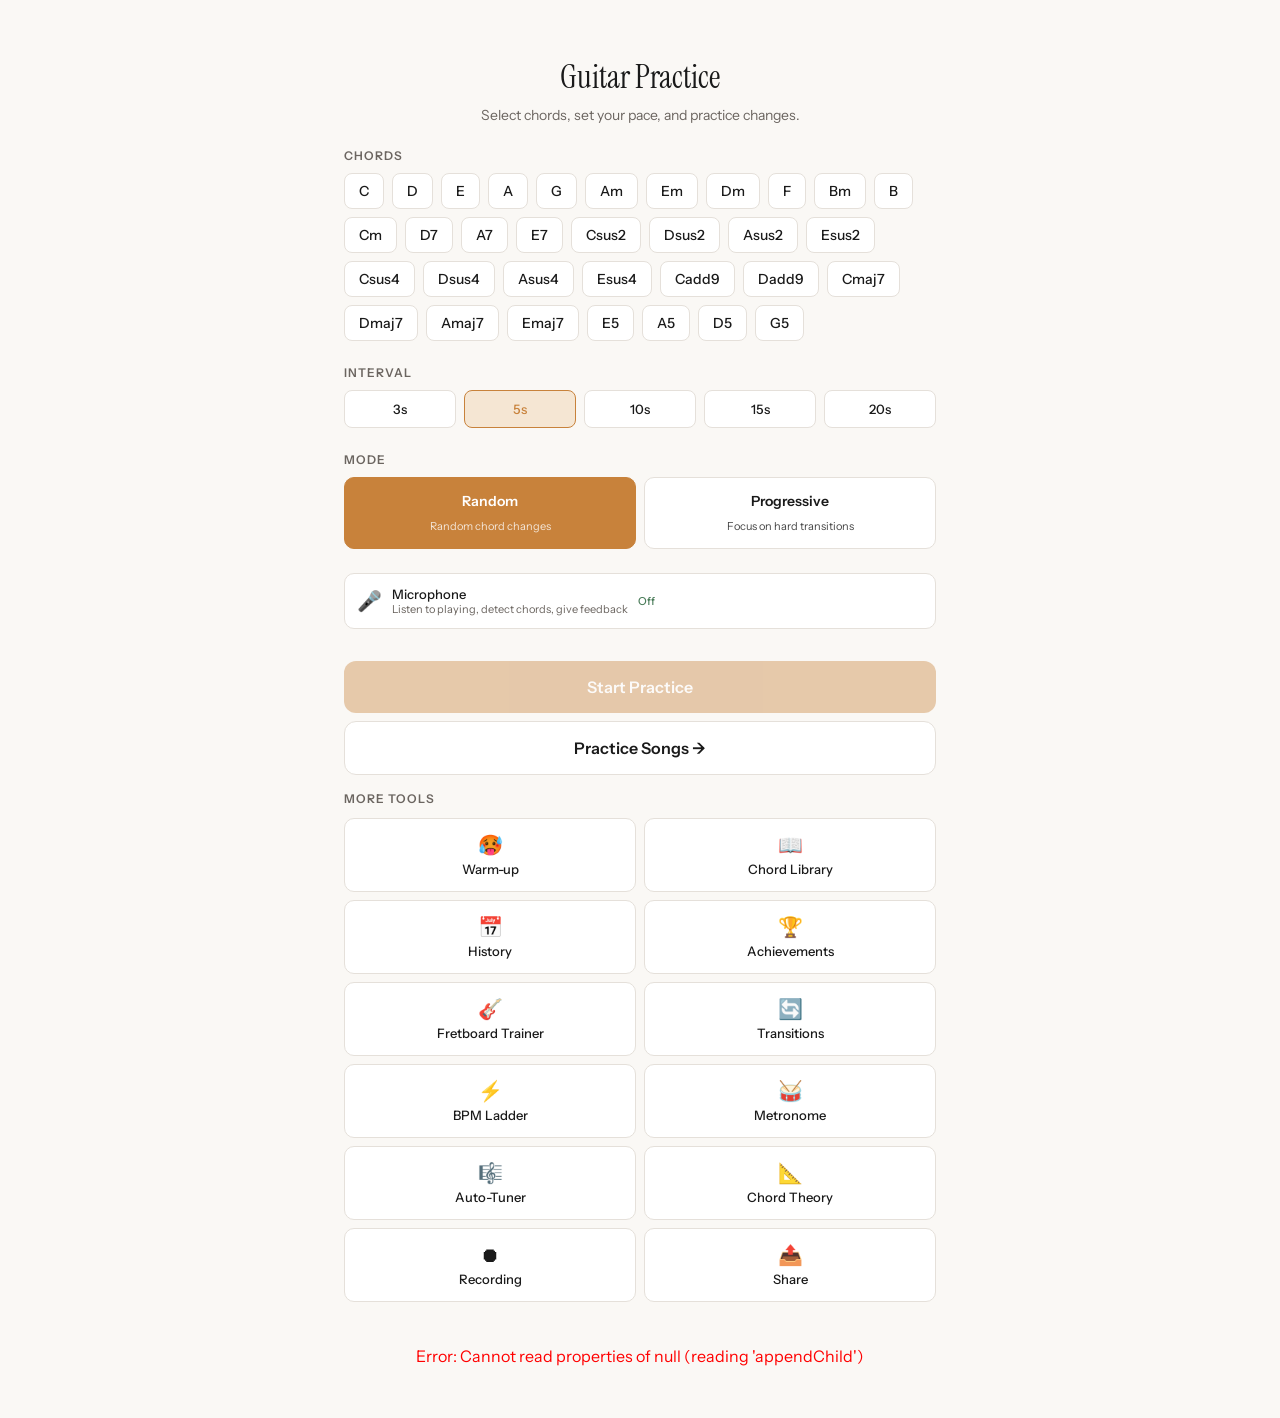
<file: index.html>
<!DOCTYPE html>
<html lang="en">
<head>
<meta charset="UTF-8">
<meta name="viewport" content="width=device-width, initial-scale=1.0">
<title>Guitar Practice</title>
<link rel="preconnect" href="https://fonts.googleapis.com">
<link rel="preconnect" href="https://fonts.gstatic.com" crossorigin>
<link href="https://fonts.googleapis.com/css2?family=Geist+Mono:wght@400;500;600&family=Instrument+Sans:wght@400;500;600&family=Instrument+Serif&display=swap" rel="stylesheet">
<link rel="stylesheet" href="css/style.css">
</head>
<body>

<!-- Mic Permission Overlay -->
<div class="mic-overlay" id="mic-overlay">
  <div class="mic-overlay-title">Enable Microphone</div>
  <div class="mic-overlay-desc">
    Listen to your playing to detect chords, track timing, and give you personalized feedback.<br>
    <strong>Tip:</strong> Find a quiet space for the best results.
  </div>
  <div class="mic-overlay-tip">Tip: Find a quiet space for the best results.</div>
  <button class="mic-allow-btn" id="mic-allow-btn" onclick="allowMic()">Allow Microphone</button>
  <button class="mic-skip-btn" id="mic-skip-btn" onclick="skipMic()">Skip for now</button>
  <div class="mic-error" id="mic-error">Couldn't access microphone. Check browser permissions.</div>
</div>

<!-- ==================== SETUP SCREEN ==================== -->
<div class="screen active" id="setup-screen">
  <div class="setup-title">Guitar Practice</div>
  <div class="setup-subtitle">Select chords, set your pace, and practice changes.</div>

  <div class="section-label">Chords</div>
  <div class="chord-grid" id="chord-grid"></div>

  <div class="section-label">Interval</div>
  <div class="setting-row" id="interval-row"></div>

  <div class="section-label">Mode</div>
  <div class="mode-toggle" id="mode-toggle"></div>

  <div class="mic-toggle" id="mic-toggle">
    <span class="mic-icon">🎤</span>
    <div>
      <div class="mic-label">Microphone</div>
      <div class="mic-desc">Listen to playing, detect chords, give feedback</div>
    </div>
    <div class="mic-status" id="mic-status">Off</div>
  </div>

  <button class="start-btn" id="start-btn" disabled>Start Practice</button>
  <button class="start-btn" id="go-songs-btn" style="margin-top:8px;background:var(--surface);color:var(--text);border:1.5px solid #E5E0DA;">Practice Songs →</button>

  <div class="nav-hub">
    <div class="nav-hub-title">More Tools</div>
    <div class="nav-grid">
      <div class="nav-card" onclick="showWarmup()">
        <div class="nav-card-icon">🥵</div>
        <div class="nav-card-name">Warm-up</div>
      </div>
      <div class="nav-card" onclick="showLibrary()">
        <div class="nav-card-icon">📖</div>
        <div class="nav-card-name">Chord Library</div>
      </div>
      <div class="nav-card" onclick="showHistory()">
        <div class="nav-card-icon">📅</div>
        <div class="nav-card-name">History</div>
      </div>
      <div class="nav-card" onclick="showAchievements()">
        <div class="nav-card-icon">🏆</div>
        <div class="nav-card-name">Achievements</div>
      </div>
      <div class="nav-card" onclick="showFretboardTrainer()">
        <div class="nav-card-icon">🎸</div>
        <div class="nav-card-name">Fretboard Trainer</div>
      </div>
      <div class="nav-card" onclick="showTransitionTrainer()">
        <div class="nav-card-icon">🔄</div>
        <div class="nav-card-name">Transitions</div>
      </div>
      <div class="nav-card" onclick="showBpmLadder()">
        <div class="nav-card-icon">⚡</div>
        <div class="nav-card-name">BPM Ladder</div>
      </div>
      <div class="nav-card" onclick="showMetronome()">
        <div class="nav-card-icon">🥁</div>
        <div class="nav-card-name">Metronome</div>
      </div>
      <div class="nav-card" onclick="showAutoTuner()">
        <div class="nav-card-icon">🎼</div>
        <div class="nav-card-name">Auto-Tuner</div>
      </div>
      <div class="nav-card" onclick="showChordTheory()">
        <div class="nav-card-icon">📐</div>
        <div class="nav-card-name">Chord Theory</div>
      </div>
      <div class="nav-card" onclick="showRecording()">
        <div class="nav-card-icon">⏺</div>
        <div class="nav-card-name">Recording</div>
      </div>
      <div class="nav-card" onclick="showShareSummary()">
        <div class="nav-card-icon">📤</div>
        <div class="nav-card-name">Share</div>
      </div>
    </div>
  </div>
</div>

<!-- ==================== SONG PICKER SCREEN ==================== -->
<div class="screen" id="song-picker-screen">
  <div class="song-picker-title">Practice a Song</div>
  <div class="song-picker-subtitle">Pick a song. The app listens and guides you through each chord.</div>
  <div id="song-list"></div>
  <button class="song-card-back" id="back-to-setup">← Back</button>
</div>

<!-- ==================== PRACTICE SCREEN ==================== -->
<div class="screen" id="practice-screen">
  <div class="practice-container">
    <div class="chord-name" id="chord-name"></div>
    <div class="chord-diagram-container">
      <div class="chord-diagram" id="chord-diagram"></div>
    </div>
    <div class="notation-container" id="notation-display"></div>

    <div class="timer-container" id="timer-container">
      <svg class="timer-ring" viewBox="0 0 80 80">
        <circle class="timer-ring-bg" cx="40" cy="40" r="36"/>
        <circle class="timer-ring-progress" id="timer-progress" cx="40" cy="40" r="36"
          stroke-dasharray="226.2" stroke-dashoffset="0"/>
      </svg>
      <div class="timer-text" id="timer-text">5</div>
    </div>

    <div class="practice-mode-toggle" id="practice-mode-toggle" style="display:none">
      <div class="practice-mode-btn" id="practice-timer-btn">Timer</div>
      <div class="practice-mode-btn" id="practice-listen-btn">Listen</div>
    </div>

    <div class="practice-detection-badge" id="practice-detection-badge"></div>

    <div class="audio-feedback" id="audio-feedback" style="display:none">
      <div class="detection-row">
        <div class="detected-chord" id="detected-chord"></div>
        <div class="transition-timer" id="transition-timer"></div>
      </div>
      <div class="volume-meter"><div class="volume-meter-fill" id="volume-fill"></div></div>
    </div>

    <div class="critique-hint" id="critique-hint"></div>
    <div class="audio-learning-badge" id="audio-learning-badge">Audio Learning Active</div>

    <div class="progressive-feedback" id="feedback-row" style="display:none">
      <div class="feedback-btn got-it" id="got-it-btn">Got It ✓</div>
      <div class="feedback-btn struggled" id="struggled-btn">Struggled ✗</div>
    </div>

    <button class="pause-btn" id="pause-btn">Pause</button>
  </div>
</div>

<!-- ==================== SONG PRACTICE SCREEN ==================== -->
<div class="screen" id="song-practice-screen">
  <div class="song-header">
    <div class="song-name" id="song-practice-name"></div>
    <div class="song-artist" id="song-practice-artist"></div>
  </div>

  <div class="beat-indicator" id="beat-indicator"></div>
  <div class="detection-status" id="detection-status"></div>

  <div class="chord-name" id="song-chord-name" style="font-size:36px;margin-bottom:12px;"></div>
  <div class="chord-diagram-container">
    <div id="song-chord-diagram"></div>
  </div>
  <div class="notation-container" id="song-notation-display"></div>

  <div class="strumming-display" id="strumming-display"></div>

  <div class="song-progress-bar" id="song-progress-bar"></div>

  <div class="audio-feedback" id="song-audio-feedback" style="display:none">
    <div class="detection-row">
      <div class="detected-chord" id="song-detected-chord"></div>
      <div class="volume-meter"><div class="volume-meter-fill" id="song-volume-fill"></div></div>
    </div>
  </div>

  <div class="song-controls">
    <div class="song-control-btn" id="song-mode-btn">Auto-Advance</div>
    <div class="song-control-btn" id="song-loop-btn">Loop</div>
    <div class="song-control-btn" id="song-pause-btn">Pause</div>
  </div>
</div>

<!-- ==================== PAUSE OVERLAY ==================== -->
<div class="pause-overlay" id="pause-overlay">
  <div class="pause-title">Paused</div>
  <div class="pause-btns">
    <button class="resume-btn" id="resume-btn">Resume</button>
    <button class="end-btn" id="end-btn">End Session</button>
  </div>
</div>

<!-- ==================== SUMMARY SCREEN ==================== -->
<div class="screen" id="summary-screen">
  <div class="summary-title">Session Summary</div>
  <div class="summary-subtitle" id="summary-subtitle"></div>

  <div class="stats-grid" id="stats-grid"></div>

  <div class="accuracy-section" id="accuracy-section"></div>
  <div class="tone-section" id="tone-section"></div>
  <div class="struggles-list" id="struggles-list"></div>
  <div class="suggestions-list" id="suggestions-list"></div>

  <button class="back-btn" id="back-btn">Practice Again</button>
  <button class="share-btn primary" onclick="showShareSummary()" style="margin-top:8px;width:100%;padding:14px 32px;background:var(--accent);color:white;border:none;border-radius:10px;font-size:15px;font-weight:600;font-family:'Instrument Sans',sans-serif;cursor:pointer;">Share Summary</button>
</div>

<!-- ==================== TUNER SCREEN (original) ==================== -->
<div class="screen" id="tuner-screen">
  <div class="tuner-container">
    <div class="tuner-title">Tuner</div>
    <div class="tuner-gauge" id="tuner-gauge">
      <svg width="280" height="140" viewBox="0 0 280 140" xmlns="http://www.w3.org/2000/svg" id="tuner-gauge-svg">
        <path d="M 40 130 Q 140 -20 240 130" fill="none" stroke="#E5E0DA" stroke-width="8" stroke-linecap="round"/>
        <line id="tuner-needle" x1="140" y1="130" x2="140" y2="30" stroke="#C8823B" stroke-width="3" stroke-linecap="round"/>
        <circle cx="140" cy="130" r="6" fill="#C8823B"/>
        <text x="40" y="120" font-size="12" fill="#6B6560">E2</text>
        <text x="240" y="120" font-size="12" fill="#6B6560">E4</text>
        <text x="140" y="120" font-size="12" fill="#C8823B" text-anchor="middle">0</text>
      </svg>
    </div>
    <div class="tuner-note-display" id="tuner-note-display">--</div>
    <div class="tuner-cents" id="tuner-cents">Play a string...</div>
    <div class="tuner-strings">
      <div class="tuner-string-btn" data-string="E2" onclick="selectAutoTunerString('E2')" id="tuner-E2">
        E2<div class="string-label">82Hz</div>
      </div>
      <div class="tuner-string-btn" data-string="A2" onclick="selectAutoTunerString('A2')">
        A2<div class="string-label">110Hz</div>
      </div>
      <div class="tuner-string-btn" data-string="D3" onclick="selectAutoTunerString('D3')">
        D3<div class="string-label">147Hz</div>
      </div>
      <div class="tuner-string-btn" data-string="G3" onclick="selectAutoTunerString('G3')">
        G3<div class="string-label">196Hz</div>
      </div>
      <div class="tuner-string-btn" data-string="B3" onclick="selectAutoTunerString('B3')">
        B3<div class="string-label">247Hz</div>
      </div>
      <div class="tuner-string-btn" data-string="E4" onclick="selectAutoTunerString('E4')">
        E4<div class="string-label">330Hz</div>
      </div>
    </div>
    <button class="tuner-play-btn" onclick="playTone(TUNING['E2'])">Play Reference</button>
    <button class="tuner-auto-btn" id="tuner-auto-btn" onclick="startAutoTuneMode()">Auto-Tune Mode</button>
  </div>
</div>

<!-- ==================== STRUMMING DRILLS (original) ==================== -->
<div class="screen" id="strum-drill-screen">
  <div class="strum-drill-container">
    <div class="strum-drill-title">Strumming Drills</div>
    <div class="strum-drill-subtitle">Practice different strumming patterns with tempo control</div>
    <div class="strum-pattern-grid" id="strum-pattern-grid"></div>
    <div class="strum-drill-display">
      <div class="strum-drill-score" id="strum-score">0</div>
    </div>
    <div class="strum-drill-metronome">
      <div class="strum-beat-dot"></div>
      <div class="strum-beat-dot"></div>
      <div class="strum-beat-dot"></div>
      <div class="strum-beat-dot"></div>
    </div>
  </div>
</div>

<!-- ==================== CUSTOM SONGS (original) ==================== -->
<div class="screen" id="custom-song-screen">
  <div class="custom-song-container">
    <div class="custom-song-title">Custom Songs</div>
    <div class="song-form">
      <div class="form-group">
        <label class="form-label">Song Name</label>
        <input class="form-input" id="custom-name" placeholder="Song name">
      </div>
      <div class="form-group">
        <label class="form-label">Artist</label>
        <input class="form-input" id="custom-artist" placeholder="Artist name">
      </div>
      <div class="form-group">
        <label class="form-label">Chords (comma-separated)</label>
        <input class="form-input" id="custom-chords" placeholder="e.g. G, C, D, Em">
      </div>
      <button class="start-btn" onclick="saveCustomSongFromForm()">Save Song</button>
    </div>
    <div class="custom-song-list" id="custom-song-list"></div>
    <button class="song-card-back" onclick="showScreen('setup')" style="margin-top:16px;">← Back</button>
  </div>
</div>

<!-- ==================== SCALES (original) ==================== -->
<div class="screen" id="scale-screen">
  <div class="scale-container">
    <div class="scale-title">Scales</div>
    <div class="scale-pickers" id="scale-type-picker"></div>
    <div class="scale-pickers" id="scale-key-picker"></div>
    <div class="fretboard-container" id="scale-fretboard"></div>
    <div class="scale-info" id="scale-info"></div>
    <button class="scale-practice-btn" onclick="alert('Scale practice mode coming soon!')">Practice Scale</button>
    <button class="song-card-back" onclick="showScreen('setup')" style="margin-top:16px;">← Back</button>
  </div>
</div>

<!-- ==================== PROGRESSIONS (original) ==================== -->
<div class="screen" id="progression-screen">
  <div class="progression-container">
    <div class="progression-title">Chord Progressions</div>
    <div class="progression-subtitle">Common chord progressions in any key</div>
    <div class="progression-key-picker" id="progression-key-picker"></div>
    <div class="progression-grid" id="progression-grid"></div>
    <button class="song-card-back" onclick="showScreen('setup')" style="margin-top:16px;">← Back</button>
  </div>
</div>

<!-- ==================== EAR TRAINING (original) ==================== -->
<div class="screen" id="ear-screen">
  <div class="ear-container">
    <div class="ear-title">Ear Training</div>
    <div class="ear-subtitle">Listen to a chord, guess which one</div>
    <div class="ear-difficulty-picker" id="ear-diff-picker"></div>
    <button class="ear-play-btn" id="ear-play-btn">▶</button>
    <div class="ear-choices" id="ear-choices"></div>
    <div class="ear-score-display" id="ear-score">0</div>
    <div class="ear-streak" id="ear-streak">Streak: 0</div>
    <button class="song-card-back" onclick="showScreen('setup')" style="margin-top:16px;">← Back</button>
  </div>
</div>

<!-- ==================== NAV HUB SCREEN ==================== -->
<div class="screen" id="nav-hub-screen">
  <div class="setup-title">More Tools</div>
  <div class="nav-hub">
    <div class="nav-grid">
      <div class="nav-card" onclick="showWarmup()">
        <div class="nav-card-icon">🥵</div>
        <div class="nav-card-name">Warm-up Routines</div>
      </div>
      <div class="nav-card" onclick="showLibrary()">
        <div class="nav-card-icon">📖</div>
        <div class="nav-card-name">Chord Library</div>
      </div>
      <div class="nav-card" onclick="showHistory()">
        <div class="nav-card-icon">📅</div>
        <div class="nav-card-name">Practice History</div>
        <div class="progress-badge" id="nav-streak-badge"></div>
      </div>
      <div class="nav-card" onclick="showAchievements()">
        <div class="nav-card-icon">🏆</div>
        <div class="nav-card-name">Achievements</div>
        <div class="progress-badge" id="nav-achievements-badge"></div>
      </div>
      <div class="nav-card" onclick="showFretboardTrainer()">
        <div class="nav-card-icon">🎸</div>
        <div class="nav-card-name">Fretboard Trainer</div>
      </div>
      <div class="nav-card" onclick="showTransitionTrainer()">
        <div class="nav-card-icon">🔄</div>
        <div class="nav-card-name">Chord Transitions</div>
      </div>
      <div class="nav-card" onclick="showBpmLadder()">
        <div class="nav-card-icon">⚡</div>
        <div class="nav-card-name">BPM Ladder</div>
      </div>
      <div class="nav-card" onclick="showMetronome()">
        <div class="nav-card-icon">🥁</div>
        <div class="nav-card-name">Metronome</div>
      </div>
      <div class="nav-card" onclick="showAutoTuner()">
        <div class="nav-card-icon">🎼</div>
        <div class="nav-card-name">Auto-Tuner</div>
      </div>
      <div class="nav-card" onclick="showChordTheory()">
        <div class="nav-card-icon">📐</div>
        <div class="nav-card-name">Chord Theory</div>
      </div>
      <div class="nav-card" onclick="showRecording()">
        <div class="nav-card-icon">⏺</div>
        <div class="nav-card-name">Session Recording</div>
      </div>
      <div class="nav-card" onclick="showShareSummary()">
        <div class="nav-card-icon">📤</div>
        <div class="nav-card-name">Export & Share</div>
      </div>
    </div>
  </div>
  <button class="song-card-back" onclick="showScreen('setup')" style="margin-top:16px;">← Back to Setup</button>
</div>

<!-- ==================== FEATURE: TRANSITION TRAINER ==================== -->
<div class="screen" id="transition-trainer-screen">
  <div class="transition-container" id="transition-container"></div>
  <button class="song-card-back" onclick="showScreen('setup')" style="margin-top:16px;">← Back</button>
</div>

<!-- ==================== FEATURE: BPM LADDER ==================== -->
<div class="screen" id="bpm-ladder-screen">
  <div class="bpm-container" id="bpm-container"></div>
  <button class="song-card-back" onclick="showScreen('setup')" style="margin-top:16px;">← Back</button>
</div>

<!-- ==================== FEATURE: ACHIEVEMENTS ==================== -->
<div class="screen" id="achievements-screen">
  <div class="achievements-container">
    <div class="achievements-title">Achievements</div>
    <div class="achievements-subtitle">Unlock badges as you practice and improve</div>
    <div class="achievements-grid" id="achievements-grid"></div>
  </div>
  <button class="song-card-back" onclick="showScreen('setup')" style="margin-top:16px;">← Back</button>
</div>

<!-- ==================== FEATURE: HISTORY ==================== -->
<div class="screen" id="history-screen">
  <div class="history-container">
    <div class="history-title">Practice History</div>
    <div class="history-subtitle">Track your progress over time</div>
    <div class="streak-display">
      <div class="streak-card">
        <div class="streak-value" id="history-current-streak">0</div>
        <div class="streak-label">Current Streak</div>
      </div>
      <div class="streak-card">
        <div class="streak-value" id="history-longest-streak">0</div>
        <div class="streak-label">Best Streak</div>
      </div>
    </div>
    <div class="heatmap-container" id="heatmap-container"></div>
    <div class="heatmap-month-labels" id="heatmap-months"></div>
    <div class="history-stats" id="history-stats"></div>
    <div class="achievements-grid" id="history-achievements" style="margin-top:16px;"></div>
  </div>
  <button class="song-card-back" onclick="showScreen('setup')" style="margin-top:16px;">← Back</button>
</div>

<!-- ==================== FEATURE: CHORD LIBRARY ==================== -->
<div class="screen" id="library-screen">
  <div class="library-container" id="library-container"></div>
  <button class="song-card-back" onclick="showScreen('setup')" style="margin-top:16px;">← Back</button>
</div>

<!-- ==================== FEATURE: WARM-UP ==================== -->
<div class="screen" id="warmup-screen">
  <div class="warmup-container" id="warmup-container"></div>
  <button class="song-card-back" onclick="showScreen('setup')" style="margin-top:16px;">← Back</button>
</div>

<!-- ==================== FEATURE: FRETBOARD TRAINER ==================== -->
<div class="screen" id="fretboard-trainer-screen">
  <div class="fretboard-trainer-container" id="fretboard-trainer-container"></div>
  <button class="song-card-back" onclick="showScreen('setup')" style="margin-top:16px;">← Back</button>
</div>

<!-- ==================== FEATURE: CHORD THEORY ==================== -->
<div class="screen" id="chord-theory-screen">
  <div class="theory-container" id="theory-container"></div>
  <button class="song-card-back" onclick="showScreen('setup')" style="margin-top:16px;">← Back</button>
</div>

<!-- ==================== FEATURE: RECORDING ==================== -->
<div class="screen" id="recording-screen">
  <div class="recording-container" id="recording-container"></div>
  <button class="song-card-back" onclick="showScreen('setup')" style="margin-top:16px;">← Back</button>
</div>

<!-- ==================== FEATURE: SHARE ==================== -->
<div class="screen" id="share-screen">
  <div class="share-container" id="share-container"></div>
  <button class="song-card-back" onclick="showScreen('setup')" style="margin-top:16px;">← Back</button>
</div>

<!-- ==================== FEATURE: AUTO-TUNER ==================== -->
<div class="screen" id="auto-tuner-screen">
  <div class="auto-tuner-container" id="auto-tuner-container"></div>
  <button class="song-card-back" onclick="showScreen('setup')" style="margin-top:16px;">← Back</button>
</div>

<!-- ==================== FEATURE: METRONOME ==================== -->
<div class="screen" id="metronome-screen">
  <div class="metronome-container" id="metronome-container"></div>
  <button class="song-card-back" onclick="showScreen('setup')" style="margin-top:16px;">← Back</button>
</div>

<!-- Scripts -->
<script src="js/data.js?v=2"></script>
<script src="js/audio.js?v=2"></script>
<script src="js/practice.js?v=2"></script>
<script src="js/features.js?v=2"></script>
<script src="js/app.js?v=2"></script>

</body>
</html>
</file>
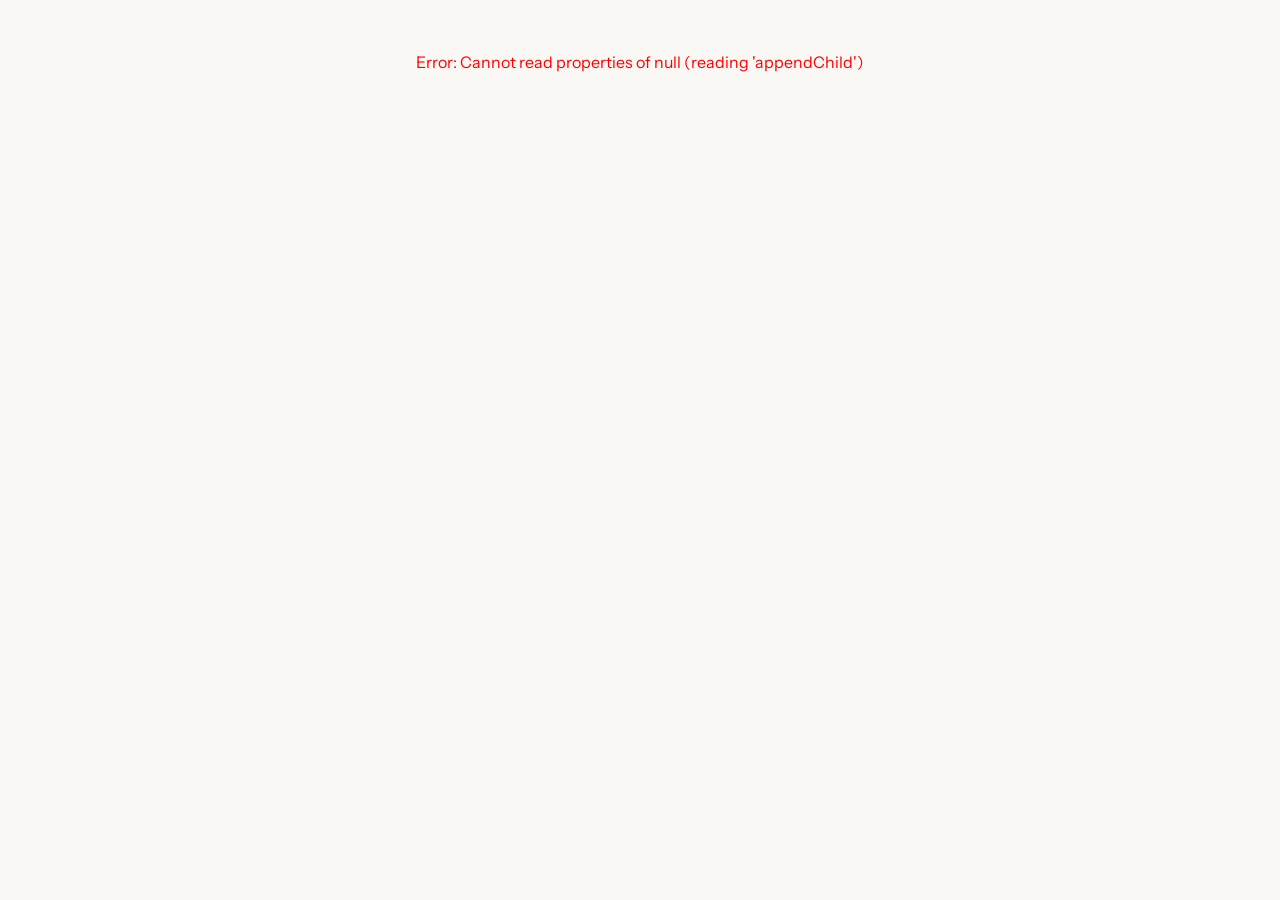
<file: index_old_backup.html>
<!DOCTYPE html>
<html lang="en">
<head>
<meta charset="UTF-8">
<meta name="viewport" content="width=device-width, initial-scale=1.0">
<title>Guitar Practice</title>
<link rel="preconnect" href="https://fonts.googleapis.com">
<link rel="preconnect" href="https://fonts.gstatic.com" crossorigin>
<link href="https://fonts.googleapis.com/css2?family=Geist+Mono:wght@400;500;600&family=Instrument+Sans:wght@400;500;600&family=Instrument+Serif&display=swap" rel="stylesheet">
<link rel="stylesheet" href="css/style.css">
</head>
<body>

<!-- Mic Permission Overlay -->
<div class="mic-overlay" id="mic-overlay">
  <div class="mic-overlay-title">Enable Microphone</div>
  <div class="mic-overlay-desc">
    Listen to your playing to detect chords, track timing, and give you personalized feedback.<br>
    <strong>Tip:</strong> Find a quiet space for the best results.
  </div>
  <div class="mic-overlay-tip">Tip: Find a quiet space for the best results.</div>
  <button class="mic-allow-btn" id="mic-allow-btn">Allow Microphone</button>
  <button class="mic-skip-btn" id="mic-skip-btn">Skip for now</button>
  <div class="mic-error" id="mic-error">Couldn't access microphone. Check browser permissions.</div>
</div>

<!-- ==================== SETUP SCREEN ==================== -->
<div class="screen" id="setup-screen">
  <div class="setup-title">Guitar Practice</div>
  <div class="setup-subtitle">Select chords, set your pace, and practice changes.</div>

  <div class="section-label">Chords</div>
  <div class="chord-grid" id="chord-grid"></div>

  <div class="section-label">Interval</div>
  <div class="setting-row" id="interval-row"></div>

  <div class="section-label">Mode</div>
  <div class="mode-toggle" id="mode-toggle"></div>

  <div class="mic-toggle" id="mic-toggle">
    <span class="mic-icon">🎤</span>
    <div>
      <div class="mic-label">Microphone</div>
      <div class="mic-desc">Listen to playing, detect chords, give feedback</div>
    </div>
    <div class="mic-status" id="mic-status">Off</div>
  </div>

  <button class="start-btn" id="start-btn" disabled>Start Practice</button>
  <button class="start-btn" id="go-songs-btn" style="margin-top:8px;background:var(--surface);color:var(--text);border:1.5px solid #E5E0DA;">Practice Songs →</button>

  <div class="nav-hub">
    <div class="nav-hub-title">More Tools</div>
    <div class="nav-grid">
      <div class="nav-card" onclick="showWarmup()">
        <div class="nav-card-icon">🥵</div>
        <div class="nav-card-name">Warm-up</div>
      </div>
      <div class="nav-card" onclick="showLibrary()">
        <div class="nav-card-icon">📖</div>
        <div class="nav-card-name">Chord Library</div>
      </div>
      <div class="nav-card" onclick="showHistory()">
        <div class="nav-card-icon">📅</div>
        <div class="nav-card-name">History</div>
      </div>
      <div class="nav-card" onclick="showAchievements()">
        <div class="nav-card-icon">🏆</div>
        <div class="nav-card-name">Achievements</div>
      </div>
      <div class="nav-card" onclick="showFretboardTrainer()">
        <div class="nav-card-icon">🎸</div>
        <div class="nav-card-name">Fretboard Trainer</div>
      </div>
      <div class="nav-card" onclick="showTransitionTrainer()">
        <div class="nav-card-icon">🔄</div>
        <div class="nav-card-name">Transitions</div>
      </div>
      <div class="nav-card" onclick="showBpmLadder()">
        <div class="nav-card-icon">⚡</div>
        <div class="nav-card-name">BPM Ladder</div>
      </div>
      <div class="nav-card" onclick="showMetronome()">
        <div class="nav-card-icon">🥁</div>
        <div class="nav-card-name">Metronome</div>
      </div>
      <div class="nav-card" onclick="showAutoTuner()">
        <div class="nav-card-icon">🎼</div>
        <div class="nav-card-name">Auto-Tuner</div>
      </div>
      <div class="nav-card" onclick="showChordTheory()">
        <div class="nav-card-icon">📐</div>
        <div class="nav-card-name">Chord Theory</div>
      </div>
      <div class="nav-card" onclick="showRecording()">
        <div class="nav-card-icon">⏺</div>
        <div class="nav-card-name">Recording</div>
      </div>
      <div class="nav-card" onclick="showShareSummary()">
        <div class="nav-card-icon">📤</div>
        <div class="nav-card-name">Share</div>
      </div>
    </div>
  </div>
</div>

<!-- ==================== SONG PICKER SCREEN ==================== -->
<div class="screen" id="song-picker-screen">
  <div class="song-picker-title">Practice a Song</div>
  <div class="song-picker-subtitle">Pick a song. The app listens and guides you through each chord.</div>
  <div id="song-list"></div>
  <button class="song-card-back" id="back-to-setup">← Back</button>
</div>

<!-- ==================== PRACTICE SCREEN ==================== -->
<div class="screen" id="practice-screen">
  <div class="practice-container">
    <div class="chord-name" id="chord-name"></div>
    <div class="chord-diagram-container">
      <div class="chord-diagram" id="chord-diagram"></div>
    </div>
    <div class="notation-container" id="notation-display"></div>

    <div class="timer-container" id="timer-container">
      <svg class="timer-ring" viewBox="0 0 80 80">
        <circle class="timer-ring-bg" cx="40" cy="40" r="36"/>
        <circle class="timer-ring-progress" id="timer-progress" cx="40" cy="40" r="36"
          stroke-dasharray="226.2" stroke-dashoffset="0"/>
      </svg>
      <div class="timer-text" id="timer-text">5</div>
    </div>

    <div class="practice-mode-toggle" id="practice-mode-toggle" style="display:none">
      <div class="practice-mode-btn" id="practice-timer-btn">Timer</div>
      <div class="practice-mode-btn" id="practice-listen-btn">Listen</div>
    </div>

    <div class="practice-detection-badge" id="practice-detection-badge"></div>

    <div class="audio-feedback" id="audio-feedback" style="display:none">
      <div class="detection-row">
        <div class="detected-chord" id="detected-chord"></div>
        <div class="transition-timer" id="transition-timer"></div>
      </div>
      <div class="volume-meter"><div class="volume-meter-fill" id="volume-fill"></div></div>
    </div>

    <div class="critique-hint" id="critique-hint"></div>
    <div class="audio-learning-badge" id="audio-learning-badge">Audio Learning Active</div>

    <div class="progressive-feedback" id="feedback-row" style="display:none">
      <div class="feedback-btn got-it" id="got-it-btn">Got It ✓</div>
      <div class="feedback-btn struggled" id="struggled-btn">Struggled ✗</div>
    </div>

    <button class="pause-btn" id="pause-btn">Pause</button>
  </div>
</div>

<!-- ==================== SONG PRACTICE SCREEN ==================== -->
<div class="screen" id="song-practice-screen">
  <div class="song-header">
    <div class="song-name" id="song-practice-name"></div>
    <div class="song-artist" id="song-practice-artist"></div>
  </div>

  <div class="beat-indicator" id="beat-indicator"></div>
  <div class="detection-status" id="detection-status"></div>

  <div class="chord-name" id="song-chord-name" style="font-size:36px;margin-bottom:12px;"></div>
  <div class="chord-diagram-container">
    <div id="song-chord-diagram"></div>
  </div>
  <div class="notation-container" id="song-notation-display"></div>

  <div class="strumming-display" id="strumming-display"></div>

  <div class="song-progress-bar" id="song-progress-bar"></div>

  <div class="audio-feedback" id="song-audio-feedback" style="display:none">
    <div class="detection-row">
      <div class="detected-chord" id="song-detected-chord"></div>
      <div class="volume-meter"><div class="volume-meter-fill" id="song-volume-fill"></div></div>
    </div>
  </div>

  <div class="song-controls">
    <div class="song-control-btn" id="song-mode-btn">Auto-Advance</div>
    <div class="song-control-btn" id="song-loop-btn">Loop</div>
    <div class="song-control-btn" id="song-pause-btn">Pause</div>
  </div>
</div>

<!-- ==================== PAUSE OVERLAY ==================== -->
<div class="pause-overlay" id="pause-overlay">
  <div class="pause-title">Paused</div>
  <div class="pause-btns">
    <button class="resume-btn" id="resume-btn">Resume</button>
    <button class="end-btn" id="end-btn">End Session</button>
  </div>
</div>

<!-- ==================== SUMMARY SCREEN ==================== -->
<div class="screen" id="summary-screen">
  <div class="summary-title">Session Summary</div>
  <div class="summary-subtitle" id="summary-subtitle"></div>

  <div class="stats-grid" id="stats-grid"></div>

  <div class="accuracy-section" id="accuracy-section"></div>
  <div class="tone-section" id="tone-section"></div>
  <div class="struggles-list" id="struggles-list"></div>
  <div class="suggestions-list" id="suggestions-list"></div>

  <button class="back-btn" id="back-btn">Practice Again</button>
  <button class="share-btn primary" onclick="showShareSummary()" style="margin-top:8px;width:100%;padding:14px 32px;background:var(--accent);color:white;border:none;border-radius:10px;font-size:15px;font-weight:600;font-family:'Instrument Sans',sans-serif;cursor:pointer;">Share Summary</button>
</div>

<!-- ==================== TUNER SCREEN (original) ==================== -->
<div class="screen" id="tuner-screen">
  <div class="tuner-container">
    <div class="tuner-title">Tuner</div>
    <div class="tuner-gauge" id="tuner-gauge">
      <svg width="280" height="140" viewBox="0 0 280 140" xmlns="http://www.w3.org/2000/svg" id="tuner-gauge-svg">
        <path d="M 40 130 Q 140 -20 240 130" fill="none" stroke="#E5E0DA" stroke-width="8" stroke-linecap="round"/>
        <line id="tuner-needle" x1="140" y1="130" x2="140" y2="30" stroke="#C8823B" stroke-width="3" stroke-linecap="round"/>
        <circle cx="140" cy="130" r="6" fill="#C8823B"/>
        <text x="40" y="120" font-size="12" fill="#6B6560">E2</text>
        <text x="240" y="120" font-size="12" fill="#6B6560">E4</text>
        <text x="140" y="120" font-size="12" fill="#C8823B" text-anchor="middle">0</text>
      </svg>
    </div>
    <div class="tuner-note-display" id="tuner-note-display">--</div>
    <div class="tuner-cents" id="tuner-cents">Play a string...</div>
    <div class="tuner-strings">
      <div class="tuner-string-btn" data-string="E2" onclick="selectAutoTunerString('E2')" id="tuner-E2">
        E2<div class="string-label">82Hz</div>
      </div>
      <div class="tuner-string-btn" data-string="A2" onclick="selectAutoTunerString('A2')">
        A2<div class="string-label">110Hz</div>
      </div>
      <div class="tuner-string-btn" data-string="D3" onclick="selectAutoTunerString('D3')">
        D3<div class="string-label">147Hz</div>
      </div>
      <div class="tuner-string-btn" data-string="G3" onclick="selectAutoTunerString('G3')">
        G3<div class="string-label">196Hz</div>
      </div>
      <div class="tuner-string-btn" data-string="B3" onclick="selectAutoTunerString('B3')">
        B3<div class="string-label">247Hz</div>
      </div>
      <div class="tuner-string-btn" data-string="E4" onclick="selectAutoTunerString('E4')">
        E4<div class="string-label">330Hz</div>
      </div>
    </div>
    <button class="tuner-play-btn" onclick="playTone(TUNING['E2'])">Play Reference</button>
    <button class="tuner-auto-btn" id="tuner-auto-btn" onclick="startAutoTuneMode()">Auto-Tune Mode</button>
  </div>
</div>

<!-- ==================== STRUMMING DRILLS (original) ==================== -->
<div class="screen" id="strum-drill-screen">
  <div class="strum-drill-container">
    <div class="strum-drill-title">Strumming Drills</div>
    <div class="strum-drill-subtitle">Practice different strumming patterns with tempo control</div>
    <div class="strum-pattern-grid" id="strum-pattern-grid"></div>
    <div class="strum-drill-display">
      <div class="strum-drill-score" id="strum-score">0</div>
    </div>
    <div class="strum-drill-metronome">
      <div class="strum-beat-dot"></div>
      <div class="strum-beat-dot"></div>
      <div class="strum-beat-dot"></div>
      <div class="strum-beat-dot"></div>
    </div>
  </div>
</div>

<!-- ==================== CUSTOM SONGS (original) ==================== -->
<div class="screen" id="custom-song-screen">
  <div class="custom-song-container">
    <div class="custom-song-title">Custom Songs</div>
    <div class="song-form">
      <div class="form-group">
        <label class="form-label">Song Name</label>
        <input class="form-input" id="custom-name" placeholder="Song name">
      </div>
      <div class="form-group">
        <label class="form-label">Artist</label>
        <input class="form-input" id="custom-artist" placeholder="Artist name">
      </div>
      <div class="form-group">
        <label class="form-label">Chords (comma-separated)</label>
        <input class="form-input" id="custom-chords" placeholder="e.g. G, C, D, Em">
      </div>
      <button class="start-btn" onclick="saveCustomSongFromForm()">Save Song</button>
    </div>
    <div class="custom-song-list" id="custom-song-list"></div>
    <button class="song-card-back" onclick="showScreen('setup')" style="margin-top:16px;">← Back</button>
  </div>
</div>

<!-- ==================== SCALES (original) ==================== -->
<div class="screen" id="scale-screen">
  <div class="scale-container">
    <div class="scale-title">Scales</div>
    <div class="scale-pickers" id="scale-type-picker"></div>
    <div class="scale-pickers" id="scale-key-picker"></div>
    <div class="fretboard-container" id="scale-fretboard"></div>
    <div class="scale-info" id="scale-info"></div>
    <button class="scale-practice-btn" onclick="alert('Scale practice mode coming soon!')">Practice Scale</button>
    <button class="song-card-back" onclick="showScreen('setup')" style="margin-top:16px;">← Back</button>
  </div>
</div>

<!-- ==================== PROGRESSIONS (original) ==================== -->
<div class="screen" id="progression-screen">
  <div class="progression-container">
    <div class="progression-title">Chord Progressions</div>
    <div class="progression-subtitle">Common chord progressions in any key</div>
    <div class="progression-key-picker" id="progression-key-picker"></div>
    <div class="progression-grid" id="progression-grid"></div>
    <button class="song-card-back" onclick="showScreen('setup')" style="margin-top:16px;">← Back</button>
  </div>
</div>

<!-- ==================== EAR TRAINING (original) ==================== -->
<div class="screen" id="ear-screen">
  <div class="ear-container">
    <div class="ear-title">Ear Training</div>
    <div class="ear-subtitle">Listen to a chord, guess which one</div>
    <div class="ear-difficulty-picker" id="ear-diff-picker"></div>
    <button class="ear-play-btn" id="ear-play-btn">▶</button>
    <div class="ear-choices" id="ear-choices"></div>
    <div class="ear-score-display" id="ear-score">0</div>
    <div class="ear-streak" id="ear-streak">Streak: 0</div>
    <button class="song-card-back" onclick="showScreen('setup')" style="margin-top:16px;">← Back</button>
  </div>
</div>

<!-- ==================== NAV HUB SCREEN ==================== -->
<div class="screen" id="nav-hub-screen">
  <div class="setup-title">More Tools</div>
  <div class="nav-hub">
    <div class="nav-grid">
      <div class="nav-card" onclick="showWarmup()">
        <div class="nav-card-icon">🥵</div>
        <div class="nav-card-name">Warm-up Routines</div>
      </div>
      <div class="nav-card" onclick="showLibrary()">
        <div class="nav-card-icon">📖</div>
        <div class="nav-card-name">Chord Library</div>
      </div>
      <div class="nav-card" onclick="showHistory()">
        <div class="nav-card-icon">📅</div>
        <div class="nav-card-name">Practice History</div>
        <div class="progress-badge" id="nav-streak-badge"></div>
      </div>
      <div class="nav-card" onclick="showAchievements()">
        <div class="nav-card-icon">🏆</div>
        <div class="nav-card-name">Achievements</div>
        <div class="progress-badge" id="nav-achievements-badge"></div>
      </div>
      <div class="nav-card" onclick="showFretboardTrainer()">
        <div class="nav-card-icon">🎸</div>
        <div class="nav-card-name">Fretboard Trainer</div>
      </div>
      <div class="nav-card" onclick="showTransitionTrainer()">
        <div class="nav-card-icon">🔄</div>
        <div class="nav-card-name">Chord Transitions</div>
      </div>
      <div class="nav-card" onclick="showBpmLadder()">
        <div class="nav-card-icon">⚡</div>
        <div class="nav-card-name">BPM Ladder</div>
      </div>
      <div class="nav-card" onclick="showMetronome()">
        <div class="nav-card-icon">🥁</div>
        <div class="nav-card-name">Metronome</div>
      </div>
      <div class="nav-card" onclick="showAutoTuner()">
        <div class="nav-card-icon">🎼</div>
        <div class="nav-card-name">Auto-Tuner</div>
      </div>
      <div class="nav-card" onclick="showChordTheory()">
        <div class="nav-card-icon">📐</div>
        <div class="nav-card-name">Chord Theory</div>
      </div>
      <div class="nav-card" onclick="showRecording()">
        <div class="nav-card-icon">⏺</div>
        <div class="nav-card-name">Session Recording</div>
      </div>
      <div class="nav-card" onclick="showShareSummary()">
        <div class="nav-card-icon">📤</div>
        <div class="nav-card-name">Export & Share</div>
      </div>
    </div>
  </div>
  <button class="song-card-back" onclick="showScreen('setup')" style="margin-top:16px;">← Back to Setup</button>
</div>

<!-- ==================== FEATURE: TRANSITION TRAINER ==================== -->
<div class="screen" id="transition-trainer-screen">
  <div class="transition-container" id="transition-container"></div>
  <button class="song-card-back" onclick="showScreen('setup')" style="margin-top:16px;">← Back</button>
</div>

<!-- ==================== FEATURE: BPM LADDER ==================== -->
<div class="screen" id="bpm-ladder-screen">
  <div class="bpm-container" id="bpm-container"></div>
  <button class="song-card-back" onclick="showScreen('setup')" style="margin-top:16px;">← Back</button>
</div>

<!-- ==================== FEATURE: ACHIEVEMENTS ==================== -->
<div class="screen" id="achievements-screen">
  <div class="achievements-container">
    <div class="achievements-title">Achievements</div>
    <div class="achievements-subtitle">Unlock badges as you practice and improve</div>
    <div class="achievements-grid" id="achievements-grid"></div>
  </div>
  <button class="song-card-back" onclick="showScreen('setup')" style="margin-top:16px;">← Back</button>
</div>

<!-- ==================== FEATURE: HISTORY ==================== -->
<div class="screen" id="history-screen">
  <div class="history-container">
    <div class="history-title">Practice History</div>
    <div class="history-subtitle">Track your progress over time</div>
    <div class="streak-display">
      <div class="streak-card">
        <div class="streak-value" id="history-current-streak">0</div>
        <div class="streak-label">Current Streak</div>
      </div>
      <div class="streak-card">
        <div class="streak-value" id="history-longest-streak">0</div>
        <div class="streak-label">Best Streak</div>
      </div>
    </div>
    <div class="heatmap-container" id="heatmap-container"></div>
    <div class="heatmap-month-labels" id="heatmap-months"></div>
    <div class="history-stats" id="history-stats"></div>
    <div class="achievements-grid" id="history-achievements" style="margin-top:16px;"></div>
  </div>
  <button class="song-card-back" onclick="showScreen('setup')" style="margin-top:16px;">← Back</button>
</div>

<!-- ==================== FEATURE: CHORD LIBRARY ==================== -->
<div class="screen" id="library-screen">
  <div class="library-container" id="library-container"></div>
  <button class="song-card-back" onclick="showScreen('setup')" style="margin-top:16px;">← Back</button>
</div>

<!-- ==================== FEATURE: WARM-UP ==================== -->
<div class="screen" id="warmup-screen">
  <div class="warmup-container" id="warmup-container"></div>
  <button class="song-card-back" onclick="showScreen('setup')" style="margin-top:16px;">← Back</button>
</div>

<!-- ==================== FEATURE: FRETBOARD TRAINER ==================== -->
<div class="screen" id="fretboard-trainer-screen">
  <div class="fretboard-trainer-container" id="fretboard-trainer-container"></div>
  <button class="song-card-back" onclick="showScreen('setup')" style="margin-top:16px;">← Back</button>
</div>

<!-- ==================== FEATURE: CHORD THEORY ==================== -->
<div class="screen" id="chord-theory-screen">
  <div class="theory-container" id="theory-container"></div>
  <button class="song-card-back" onclick="showScreen('setup')" style="margin-top:16px;">← Back</button>
</div>

<!-- ==================== FEATURE: RECORDING ==================== -->
<div class="screen" id="recording-screen">
  <div class="recording-container" id="recording-container"></div>
  <button class="song-card-back" onclick="showScreen('setup')" style="margin-top:16px;">← Back</button>
</div>

<!-- ==================== FEATURE: SHARE ==================== -->
<div class="screen" id="share-screen">
  <div class="share-container" id="share-container"></div>
  <button class="song-card-back" onclick="showScreen('setup')" style="margin-top:16px;">← Back</button>
</div>

<!-- ==================== FEATURE: AUTO-TUNER ==================== -->
<div class="screen" id="auto-tuner-screen">
  <div class="auto-tuner-container" id="auto-tuner-container"></div>
  <button class="song-card-back" onclick="showScreen('setup')" style="margin-top:16px;">← Back</button>
</div>

<!-- ==================== FEATURE: METRONOME ==================== -->
<div class="screen" id="metronome-screen">
  <div class="metronome-container" id="metronome-container"></div>
  <button class="song-card-back" onclick="showScreen('setup')" style="margin-top:16px;">← Back</button>
</div>

<!-- Scripts -->
<script src="js/data.js"></script>
<script src="js/audio.js"></script>
<script src="js/practice.js"></script>
<script src="js/features.js"></script>
<script src="js/app.js"></script>

</body>
</html>
</file>
<file: css/style.css>
*, *::before, *::after { box-sizing: border-box; margin: 0; padding: 0; }

:root {
  --bg: #FAF8F5;
  --surface: #FFFFFF;
  --text: #1A1A1A;
  --muted: #6B6560;
  --accent: #C8823B;
  --accent-light: #F5E6D3;
  --success: #4A7C59;
  --danger: #C0392B;
  --string: #4A4039;
  --fret: #9A9490;
  --dot: #C8823B;
  --dot-stroke: #FFFFFF;
  --radius: 12px;
  --shadow: 0 2px 16px rgba(26, 26, 26, 0.08);
  --shadow-lg: 0 8px 32px rgba(26, 26, 26, 0.12);
}

body {
  font-family: 'Instrument Sans', -apple-system, sans-serif;
  background: var(--bg);
  color: var(--text);
  min-height: 100vh;
  min-height: 100dvh;
  display: flex;
  flex-direction: column;
  align-items: center;
  justify-content: flex-start;
  padding: 32px 0;
  -webkit-font-smoothing: antialiased;
}

.screen {
  display: none;
  width: 100%;
  max-width: 640px;
  padding: 24px;
  animation: fadeIn 300ms ease-out;
}

.screen.active { display: flex; flex-direction: column; align-items: center; }

@keyframes fadeIn {
  from { opacity: 0; transform: translateY(8px); }
  to { opacity: 1; transform: translateY(0); }
}

/* Setup Screen */
.setup-title {
  font-family: 'Instrument Serif', serif;
  font-size: 32px;
  margin-bottom: 8px;
}

.setup-subtitle {
  color: var(--muted);
  font-size: 14px;
  margin-bottom: 24px;
}

.section-label {
  font-size: 12px;
  font-weight: 600;
  text-transform: uppercase;
  letter-spacing: 0.08em;
  color: var(--muted);
  margin-bottom: 12px;
  align-self: flex-start;
}

.chord-grid {
  display: flex;
  flex-wrap: wrap;
  gap: 8px;
  margin-bottom: 24px;
  width: 100%;
}

.chord-chip {
  padding: 8px 14px;
  border: 1.5px solid #E5E0DA;
  border-radius: 8px;
  background: var(--surface);
  cursor: pointer;
  font-size: 14px;
  font-weight: 500;
  transition: all 150ms ease;
  user-select: none;
}

.chord-chip:hover { border-color: var(--accent); }
.chord-chip.selected { background: var(--accent); color: white; border-color: var(--accent); }

.setting-row {
  display: flex;
  gap: 8px;
  margin-bottom: 24px;
  width: 100%;
}

.setting-option {
  flex: 1;
  padding: 10px;
  border: 1.5px solid #E5E0DA;
  border-radius: 8px;
  background: var(--surface);
  cursor: pointer;
  text-align: center;
  font-size: 13px;
  font-weight: 500;
  transition: all 150ms ease;
}

.setting-option:hover { border-color: var(--accent); }
.setting-option.selected { background: var(--accent-light); border-color: var(--accent); color: var(--accent); }

.mode-toggle {
  display: flex;
  gap: 8px;
  margin-bottom: 24px;
  width: 100%;
}

.mode-btn {
  flex: 1;
  padding: 14px;
  border: 1.5px solid #E5E0DA;
  border-radius: 10px;
  background: var(--surface);
  cursor: pointer;
  text-align: center;
  transition: all 150ms ease;
}

.mode-btn:hover { border-color: var(--accent); }
.mode-btn.selected { background: var(--accent); color: white; border-color: var(--accent); }

.mode-btn-name { font-size: 14px; font-weight: 600; display: block; margin-bottom: 4px; }
.mode-btn-desc { font-size: 11px; opacity: 0.8; }

.mic-toggle {
  display: flex;
  align-items: center;
  gap: 10px;
  margin-bottom: 24px;
  width: 100%;
  padding: 12px;
  border: 1.5px solid #E5E0DA;
  border-radius: 10px;
  background: var(--surface);
  cursor: pointer;
}

.mic-toggle:hover { border-color: var(--accent); }
.mic-toggle.active { border-color: var(--success); background: #f0f7f2; }

.mic-icon { font-size: 20px; }
.mic-label { font-size: 13px; font-weight: 500; }
.mic-desc { font-size: 11px; color: var(--muted); }
.mic-status { font-size: 11px; color: var(--success); font-weight: 500; }

.start-btn {
  width: 100%;
  padding: 16px;
  background: var(--accent);
  color: white;
  border: none;
  border-radius: 12px;
  font-size: 16px;
  font-weight: 600;
  font-family: 'Instrument Sans', sans-serif;
  cursor: pointer;
  transition: all 150ms ease;
  margin-top: 8px;
}

.start-btn:hover { transform: scale(1.02); box-shadow: var(--shadow); }
.start-btn:disabled { opacity: 0.4; cursor: not-allowed; transform: none; }

/* Practice Screen */
.practice-container {
  text-align: center;
  width: 100%;
  display: flex;
  flex-direction: column;
  align-items: center;
}

.chord-name {
  font-family: 'Instrument Serif', serif;
  font-size: clamp(48px, 12vw, 80px);
  margin-bottom: 16px;
  transition: opacity 200ms ease;
}

.chord-diagram-container {
  background: var(--surface);
  border-radius: var(--radius);
  box-shadow: var(--shadow);
  padding: 24px;
  margin-bottom: 16px;
  transition: opacity 200ms ease;
}

.chord-diagram-container svg { display: block; }

/* Notation Display */
.notation-container {
  background: var(--surface);
  border-radius: var(--radius);
  box-shadow: var(--shadow);
  padding: 16px 20px;
  margin-bottom: 20px;
  width: 100%;
  max-width: 320px;
}

.tab-notation {
  font-family: 'Geist Mono', monospace;
  font-size: 13px;
  line-height: 1.6;
  color: var(--text);
  margin-bottom: 8px;
  white-space: pre;
}

.numeric-notation {
  font-family: 'Geist Mono', monospace;
  font-size: 14px;
  color: var(--muted);
  margin-bottom: 10px;
}

.staff-notation svg { display: block; margin: 0 auto; }

/* Audio Feedback */
.audio-feedback {
  width: 100%;
  max-width: 320px;
  margin-bottom: 16px;
}

.detection-row {
  display: flex;
  align-items: center;
  justify-content: space-between;
  gap: 8px;
  margin-bottom: 8px;
  font-size: 13px;
}

.detected-chord {
  font-weight: 500;
  display: flex;
  align-items: center;
  gap: 6px;
}

.detected-chord .match { color: var(--success); font-weight: 600; }
.detected-chord .miss { color: var(--danger); font-weight: 600; }
.detected-chord .none { color: var(--muted); }

.volume-meter {
  height: 6px;
  background: #E5E0DA;
  border-radius: 3px;
  overflow: hidden;
}

.volume-meter-fill {
  height: 100%;
  background: var(--accent);
  border-radius: 3px;
  transition: width 50ms ease;
}

.transition-timer {
  font-family: 'Geist Mono', monospace;
  font-size: 13px;
  color: var(--muted);
  margin-bottom: 4px;
}

/* Timer Ring */
.timer-container {
  position: relative;
  width: 80px;
  height: 80px;
  margin-bottom: 16px;
}

.timer-ring { transform: rotate(-90deg); width: 100%; height: 100%; }
.timer-ring-bg { fill: none; stroke: #E5E0DA; stroke-width: 4; }
.timer-ring-progress { fill: none; stroke: var(--accent); stroke-width: 4; stroke-linecap: round; transition: stroke-dashoffset 1s linear; }
.timer-text {
  position: absolute;
  top: 50%; left: 50%; transform: translate(-50%, -50%);
  font-family: 'Geist Mono', monospace; font-size: 20px; font-weight: 500;
}

.progressive-feedback { display: flex; gap: 12px; margin-bottom: 16px; width: 100%; max-width: 320px; }
.feedback-btn {
  flex: 1; padding: 12px; border: 1.5px solid #E5E0DA; border-radius: 10px;
  background: var(--surface); cursor: pointer; font-size: 14px; font-weight: 500;
  font-family: 'Instrument Sans', sans-serif; transition: all 150ms ease;
}
.feedback-btn:hover { transform: scale(1.02); }
.feedback-btn.got-it:hover, .feedback-btn.got-it:active { background: var(--success); color: white; border-color: var(--success); }
.feedback-btn.struggled:hover, .feedback-btn.struggled:active { background: var(--danger); color: white; border-color: var(--danger); }

.pause-btn {
  padding: 10px 20px; border: 1.5px solid #E5E0DA; border-radius: 8px;
  background: var(--surface); cursor: pointer; font-size: 13px; font-weight: 500;
  font-family: 'Instrument Sans', sans-serif; color: var(--muted); transition: all 150ms ease;
}
.pause-btn:hover { border-color: var(--accent); color: var(--text); }

/* Pause Overlay */
.pause-overlay {
  position: fixed; inset: 0; background: rgba(250, 248, 245, 0.95);
  display: none; flex-direction: column; align-items: center; justify-content: center;
  z-index: 100; animation: fadeIn 200ms ease-out;
}
.pause-overlay.active { display: flex; }
.pause-title { font-family: 'Instrument Serif', serif; font-size: 36px; margin-bottom: 24px; }
.pause-btns { display: flex; gap: 12px; }
.resume-btn {
  padding: 14px 32px; background: var(--accent); color: white; border: none;
  border-radius: 10px; font-size: 15px; font-weight: 600; font-family: 'Instrument Sans', sans-serif;
  cursor: pointer; transition: all 150ms ease;
}
.resume-btn:hover { transform: scale(1.02); }
.end-btn {
  padding: 14px 32px; border: 1.5px solid #E5E0DA; border-radius: 10px;
  background: var(--surface); font-size: 15px; font-weight: 500;
  font-family: 'Instrument Sans', sans-serif; cursor: pointer; color: var(--muted); transition: all 150ms ease;
}
.end-btn:hover { border-color: var(--danger); color: var(--danger); }

/* Song Picker Screen */
.song-picker-title { font-family: 'Instrument Serif', serif; font-size: 28px; margin-bottom: 8px; }
.song-picker-subtitle { color: var(--muted); font-size: 14px; margin-bottom: 24px; }

.song-card {
  width: 100%;
  padding: 16px;
  border: 1.5px solid #E5E0DA;
  border-radius: 12px;
  background: var(--surface);
  cursor: pointer;
  margin-bottom: 12px;
  transition: all 150ms ease;
}

.song-card:hover { border-color: var(--accent); box-shadow: var(--shadow); }

.song-card-name { font-size: 16px; font-weight: 600; margin-bottom: 4px; }
.song-card-artist { font-size: 13px; color: var(--muted); margin-bottom: 8px; }
.song-card-meta { display: flex; align-items: center; gap: 8px; margin-bottom: 8px; flex-wrap: wrap; }
.song-card-difficulty {
  font-size: 11px; font-weight: 600; padding: 2px 8px; border-radius: 4px;
  text-transform: uppercase; letter-spacing: 0.5px;
}
.song-card-difficulty.beginner { color: #2d6a4f; background: #d8f3dc; }
.song-card-difficulty.intermediate { color: #b45309; background: #fef3c7; }
.song-card-difficulty.advanced { color: #b91c1c; background: #fee2e2; }
.song-card-chords {
  font-family: 'Geist Mono', monospace;
  font-size: 12px;
  color: var(--accent);
  background: var(--accent-light);
  padding: 6px 10px;
  border-radius: 6px;
  display: inline-block;
}

.song-card-back {
  margin-top: 8px;
  padding: 10px 20px;
  border: none;
  background: none;
  color: var(--muted);
  font-size: 13px;
  font-family: 'Instrument Sans', sans-serif;
  cursor: pointer;
}
.song-card-back:hover { color: var(--text); }

/* Song Practice Screen */
.song-header {
  text-align: center;
  width: 100%;
  margin-bottom: 16px;
}

.song-name { font-family: 'Instrument Serif', serif; font-size: 22px; margin-bottom: 2px; }
.song-artist { font-size: 13px; color: var(--muted); }

.detection-status {
  font-size: 13px;
  font-weight: 500;
  padding: 6px 14px;
  border-radius: 20px;
  margin-bottom: 16px;
}
.detection-status.waiting { background: var(--accent-light); color: var(--accent); }
.detection-status.correct { background: #e8f5ec; color: var(--success); }
.detection-status.wrong { background: #fde8e6; color: var(--danger); }

.song-progress-bar {
  display: flex;
  align-items: center;
  justify-content: center;
  gap: 4px;
  margin-bottom: 20px;
  flex-wrap: wrap;
  width: 100%;
}

.song-chord-step {
  font-size: 13px;
  font-weight: 500;
  padding: 4px 10px;
  border-radius: 6px;
  background: #E5E0DA;
  color: var(--muted);
  transition: all 150ms ease;
}
.song-chord-step.active { background: var(--accent); color: white; }
.song-chord-step.completed { background: var(--success); color: white; }
.song-chord-arrow { color: var(--muted); font-size: 12px; }

.song-controls {
  display: flex;
  gap: 8px;
  margin-bottom: 16px;
  width: 100%;
  justify-content: center;
}

.song-control-btn {
  padding: 8px 16px;
  border: 1.5px solid #E5E0DA;
  border-radius: 8px;
  background: var(--surface);
  cursor: pointer;
  font-size: 12px;
  font-weight: 500;
  font-family: 'Instrument Sans', sans-serif;
  color: var(--muted);
  transition: all 150ms ease;
}
.song-control-btn:hover { border-color: var(--accent); color: var(--text); }
.song-control-btn.active { border-color: var(--accent); color: var(--accent); background: var(--accent-light); }

.beat-indicator {
  width: 12px; height: 12px;
  border-radius: 50%;
  background: var(--accent);
  margin: 0 auto 16px;
  opacity: 0.3;
  transition: opacity 100ms ease;
}
.beat-indicator.pulse { opacity: 1; transform: scale(1.3); }

.strumming-display {
  background: var(--surface);
  border-radius: var(--radius);
  box-shadow: var(--shadow);
  padding: 14px 20px;
  margin-bottom: 16px;
  width: 100%;
  max-width: 320px;
  text-align: center;
}
.strumming-label { font-size: 11px; color: var(--muted); text-transform: uppercase; letter-spacing: 0.06em; margin-bottom: 6px; }
.strumming-pattern { font-family: 'Geist Mono', monospace; font-size: 18px; font-weight: 600; color: var(--text); margin-bottom: 2px; }
.strumming-hint { font-size: 11px; color: var(--muted); margin-top: 4px; }
.strum-group { display: inline-flex; gap: 1px; }
.strum-arrow { display: inline-block; padding: 0 2px; transition: all 150ms ease; }
.strum-arrow.completed { color: var(--success); }
.strum-arrow.active { color: var(--accent); font-weight: 700; transform: scale(1.15); }
.strum-arrow.wrong { color: var(--danger); animation: strumShake 300ms ease; }
@keyframes strumShake { 0%, 100% { transform: translateX(0); } 25% { transform: translateX(-3px); } 75% { transform: translateX(3px); } }
.strum-counter { font-family: 'Geist Mono', monospace; font-size: 12px; color: var(--muted); margin-top: 4px; }

/* Practice Mode Toggle */
.practice-mode-toggle {
  display: flex;
  gap: 8px;
  margin-bottom: 16px;
  width: 100%;
  max-width: 320px;
}
.practice-mode-btn {
  flex: 1;
  padding: 8px 12px;
  border: 1.5px solid #E5E0DA;
  border-radius: 8px;
  background: var(--surface);
  cursor: pointer;
  font-size: 12px;
  font-weight: 500;
  font-family: 'Instrument Sans', sans-serif;
  color: var(--muted);
  transition: all 150ms ease;
  text-align: center;
}
.practice-mode-btn:hover { border-color: var(--accent); color: var(--text); }
.practice-mode-btn.active { border-color: var(--accent); color: var(--accent); background: var(--accent-light); }

/* Practice Detection Badge */
.practice-detection-badge {
  font-size: 13px;
  font-weight: 500;
  padding: 6px 14px;
  border-radius: 20px;
  margin-bottom: 12px;
  display: none;
}
.practice-detection-badge.visible { display: block; }
.practice-detection-badge.waiting { background: var(--accent-light); color: var(--accent); }
.practice-detection-badge.correct { background: #e8f5ec; color: var(--success); }
.practice-detection-badge.wrong { background: #fde8e6; color: var(--danger); }

/* Real-time Critique Hint */
.critique-hint {
  background: var(--surface);
  border-radius: var(--radius);
  box-shadow: var(--shadow);
  padding: 10px 16px;
  margin-bottom: 12px;
  width: 100%;
  max-width: 320px;
  font-size: 12px;
  color: var(--muted);
  line-height: 1.5;
  border-left: 3px solid var(--accent);
  display: none;
  animation: fadeIn 200ms ease-out;
}
.critique-hint.visible { display: block; }

/* Audio Learning Badge */
.audio-learning-badge {
  font-size: 11px;
  font-weight: 500;
  padding: 4px 10px;
  border-radius: 12px;
  background: #e8f5ec;
  color: var(--success);
  margin-bottom: 8px;
  display: none;
}
.audio-learning-badge.visible { display: inline-block; }
.audio-learning-badge::before { content: '🎧 '; }

/* Summary Screen */
.summary-title { font-family: 'Instrument Serif', serif; font-size: 28px; margin-bottom: 4px; }
.summary-subtitle { color: var(--muted); font-size: 13px; margin-bottom: 20px; }

.stats-grid {
  display: grid;
  grid-template-columns: 1fr 1fr;
  gap: 12px;
  width: 100%;
  margin-bottom: 20px;
}

.stat-card { background: var(--surface); border-radius: 10px; padding: 16px; text-align: center; box-shadow: var(--shadow); }
.stat-value { font-family: 'Geist Mono', monospace; font-size: 28px; font-weight: 600; color: var(--accent); }
.stat-label { font-size: 12px; color: var(--muted); margin-top: 4px; }

.accuracy-section { width: 100%; margin-bottom: 16px; }
.accuracy-bar-row { display: flex; align-items: center; gap: 8px; margin-bottom: 6px; }
.accuracy-name { font-size: 13px; font-weight: 500; min-width: 70px; }
.accuracy-bar { flex: 1; height: 8px; background: #E5E0DA; border-radius: 4px; overflow: hidden; }
.accuracy-bar-fill { height: 100%; border-radius: 4px; transition: width 300ms ease; }
.accuracy-bar-fill.good { background: var(--success); }
.accuracy-bar-fill.ok { background: var(--accent); }
.accuracy-bar-fill.bad { background: var(--danger); }
.accuracy-pct { font-family: 'Geist Mono', monospace; font-size: 12px; color: var(--muted); min-width: 35px; text-align: right; }

.struggles-list { width: 100%; margin-bottom: 16px; }
.section-label { margin-bottom: 10px; }

.struggle-item { display: flex; justify-content: space-between; padding: 10px 12px; background: var(--surface); border-radius: 8px; margin-bottom: 6px; font-size: 14px; }
.struggle-pair { font-weight: 500; }
.struggle-rate { color: var(--danger); font-family: 'Geist Mono', monospace; }

.suggestions-list { width: 100%; margin-bottom: 20px; }
.suggestion-item {
  padding: 12px;
  background: var(--surface);
  border-radius: 8px;
  margin-bottom: 6px;
  font-size: 13px;
  line-height: 1.5;
  border-left: 3px solid var(--accent);
}

.tone-section { width: 100%; margin-bottom: 16px; }
.tone-row { display: flex; justify-content: space-between; padding: 8px 12px; background: var(--surface); border-radius: 8px; margin-bottom: 4px; font-size: 13px; }
.tone-label { font-weight: 500; }
.tone-value { font-family: 'Geist Mono', monospace; }

.back-btn {
  padding: 14px 32px; background: var(--accent); color: white; border: none;
  border-radius: 10px; font-size: 15px; font-weight: 600; font-family: 'Instrument Sans', sans-serif;
  cursor: pointer; transition: all 150ms ease;
}
.back-btn:hover { transform: scale(1.02); }

/* Mic permission overlay */
.mic-overlay {
  position: fixed; inset: 0; background: rgba(250, 248, 245, 0.97);
  display: none; flex-direction: column; align-items: center; justify-content: center;
  z-index: 200; animation: fadeIn 200ms ease-out;
  padding: 24px;
}
.mic-overlay.active { display: flex; }
.mic-overlay-title { font-family: 'Instrument Serif', serif; font-size: 24px; margin-bottom: 8px; }
.mic-overlay-desc { color: var(--muted); font-size: 14px; text-align: center; max-width: 320px; margin-bottom: 24px; line-height: 1.5; }
.mic-overlay-tip {
  background: var(--accent-light);
  padding: 10px 16px;
  border-radius: 8px;
  font-size: 12px;
  color: var(--accent);
  margin-bottom: 20px;
  text-align: center;
}
.mic-allow-btn {
  padding: 14px 32px;
  background: var(--accent);
  color: white;
  border: none;
  border-radius: 10px;
  font-size: 15px;
  font-weight: 600;
  font-family: 'Instrument Sans', sans-serif;
  cursor: pointer;
  transition: all 150ms ease;
  margin-bottom: 12px;
}
.mic-allow-btn:hover { transform: scale(1.02); }
.mic-skip-btn {
  padding: 10px 20px;
  border: none;
  background: none;
  color: var(--muted);
  font-size: 13px;
  font-family: 'Instrument Sans', sans-serif;
  cursor: pointer;
}
.mic-skip-btn:hover { color: var(--text); }
.mic-error { color: var(--danger); font-size: 13px; margin-top: 8px; text-align: center; display: none; }

/* Mobile */
@media (max-width: 480px) {
  .screen { padding: 16px; }
  .setup-title { font-size: 24px; }
  .chord-diagram-container { padding: 16px; }
  .notation-container { padding: 12px; }
  .tab-notation { font-size: 11px; }
}

/* Navigation Hub */
.nav-hub { width: 100%; margin-top: 16px; }
.nav-hub-title { font-size: 12px; font-weight: 600; text-transform: uppercase; letter-spacing: 0.08em; color: var(--muted); margin-bottom: 12px; align-self: flex-start; }
.nav-grid { display: grid; grid-template-columns: 1fr 1fr; gap: 8px; }
.nav-card {
  padding: 14px; border: 1.5px solid #E5E0DA; border-radius: 10px; background: var(--surface);
  cursor: pointer; text-align: center; transition: all 150ms ease;
}
.nav-card:hover { border-color: var(--accent); box-shadow: var(--shadow); }
.nav-card-icon { font-size: 20px; margin-bottom: 4px; }
.nav-card-name { font-size: 13px; font-weight: 500; }
.progress-badge {
  font-size: 11px; color: var(--accent); background: var(--accent-light); padding: 2px 8px;
  border-radius: 4px; margin-top: 6px; display: inline-block;
}

/* Tuner Screen */
.tuner-container { text-align: center; width: 100%; display: flex; flex-direction: column; align-items: center; }
.tuner-title { font-family: 'Instrument Serif', serif; font-size: 28px; margin-bottom: 16px; }
.tuner-gauge { width: 280px; height: 140px; margin-bottom: 16px; }
.tuner-note-display { font-size: 64px; font-weight: 600; font-family: 'Instrument Serif', serif; margin-bottom: 4px; transition: color 200ms ease; }
.tuner-note-display.in-tune { color: var(--success); }
.tuner-note-display.sharp { color: var(--danger); }
.tuner-note-display.flat { color: var(--danger); }
.tuner-cents { font-family: 'Geist Mono', monospace; font-size: 16px; color: var(--muted); margin-bottom: 20px; }
.tuner-strings { display: flex; gap: 8px; margin-bottom: 24px; }
.tuner-string-btn {
  width: 56px; height: 56px; border: 1.5px solid #E5E0DA; border-radius: 10px; background: var(--surface);
  cursor: pointer; font-size: 18px; font-weight: 600; font-family: 'Geist Mono', monospace; color: var(--text);
  transition: all 150ms ease; display: flex; flex-direction: column; align-items: center; justify-content: center;
}
.tuner-string-btn:hover { border-color: var(--accent); }
.tuner-string-btn.selected { background: var(--accent); color: white; border-color: var(--accent); }
.tuner-string-btn .string-label { font-size: 9px; font-weight: 400; opacity: 0.7; }
.tuner-play-btn {
  padding: 8px 16px; border: 1.5px solid #E5E0DA; border-radius: 8px; background: var(--surface);
  cursor: pointer; font-size: 12px; font-weight: 500; font-family: 'Instrument Sans', sans-serif; color: var(--muted);
  transition: all 150ms ease; margin-bottom: 12px;
}
.tuner-play-btn:hover { border-color: var(--accent); color: var(--text); }
.tuner-auto-btn {
  padding: 8px 16px; border: 1.5px solid #E5E0DA; border-radius: 8px; background: var(--surface);
  cursor: pointer; font-size: 12px; font-weight: 500; font-family: 'Instrument Sans', sans-serif; color: var(--muted);
  transition: all 150ms ease; margin-bottom: 12px;
}
.tuner-auto-btn:hover { border-color: var(--accent); color: var(--text); }
.tuner-auto-btn.active { border-color: var(--success); color: var(--success); background: #e8f5ec; }

/* Strumming Drills */
.strum-drill-container { text-align: center; width: 100%; display: flex; flex-direction: column; align-items: center; }
.strum-drill-title { font-family: 'Instrument Serif', serif; font-size: 28px; margin-bottom: 8px; }
.strum-drill-subtitle { color: var(--muted); font-size: 14px; margin-bottom: 20px; }
.strum-pattern-grid { display: grid; grid-template-columns: 1fr 1fr; gap: 8px; margin-bottom: 20px; width: 100%; }
.strum-pattern-btn {
  padding: 12px; border: 1.5px solid #E5E0DA; border-radius: 10px; background: var(--surface);
  cursor: pointer; text-align: center; transition: all 150ms ease;
}
.strum-pattern-btn:hover { border-color: var(--accent); }
.strum-pattern-btn.selected { background: var(--accent-light); border-color: var(--accent); }
.strum-pattern-btn .pattern-name { font-size: 13px; font-weight: 600; margin-bottom: 2px; }
.strum-pattern-btn .pattern-preview { font-family: 'Geist Mono', monospace; font-size: 11px; color: var(--accent); }
.strum-drill-display {
  background: var(--surface); border-radius: var(--radius); box-shadow: var(--shadow);
  padding: 20px; margin-bottom: 16px; width: 100%; max-width: 320px;
}
.strum-drill-score { font-family: 'Geist Mono', monospace; font-size: 24px; font-weight: 600; color: var(--accent); margin-bottom: 8px; }
.strum-drill-metronome { display: flex; gap: 8px; margin-bottom: 16px; }

/* Custom Songs */
.custom-song-container { width: 100%; }
.custom-song-title { font-family: 'Instrument Serif', serif; font-size: 28px; margin-bottom: 16px; text-align: center; }
.song-form { width: 100%; }
.form-group { margin-bottom: 16px; }
.form-label { font-size: 12px; font-weight: 600; text-transform: uppercase; letter-spacing: 0.08em; color: var(--muted); margin-bottom: 6px; display: block; }
.form-input {
  width: 100%; padding: 10px 14px; border: 1.5px solid #E5E0DA; border-radius: 8px;
  font-size: 14px; font-family: 'Instrument Sans', sans-serif; background: var(--surface);
  transition: border-color 150ms ease;
}
.form-input:focus { outline: none; border-color: var(--accent); }
.form-input::placeholder { color: #C0B8B0; }
.custom-song-list { margin-top: 16px; }
.custom-song-item {
  display: flex; justify-content: space-between; align-items: center; padding: 10px 12px;
  background: var(--surface); border-radius: 8px; margin-bottom: 6px; border: 1.5px solid #E5E0DA;
}
.delete-song-btn {
  padding: 4px 10px; border: none; background: none; color: var(--danger); cursor: pointer;
  font-size: 12px; font-weight: 500; font-family: 'Instrument Sans', sans-serif;
}

/* Scales */
.scale-container { width: 100%; display: flex; flex-direction: column; align-items: center; }
.scale-title { font-family: 'Instrument Serif', serif; font-size: 28px; margin-bottom: 16px; }
.scale-pickers { display: flex; gap: 8px; margin-bottom: 16px; flex-wrap: wrap; justify-content: center; }
.scale-type-btn, .scale-key-btn {
  padding: 8px 14px; border: 1.5px solid #E5E0DA; border-radius: 8px; background: var(--surface);
  cursor: pointer; font-size: 13px; font-weight: 500; transition: all 150ms ease;
}
.scale-type-btn:hover, .scale-key-btn:hover { border-color: var(--accent); }
.scale-type-btn.selected, .scale-key-btn.selected { background: var(--accent); color: white; border-color: var(--accent); }
.fretboard-container {
  background: var(--surface); border-radius: var(--radius); box-shadow: var(--shadow);
  padding: 20px; margin-bottom: 16px; width: 100%; max-width: 500px; overflow-x: auto;
}
.fretboard-container svg { display: block; margin: 0 auto; }
.scale-info { font-size: 13px; color: var(--muted); margin-bottom: 16px; text-align: center; }
.scale-practice-btn {
  padding: 12px 24px; background: var(--accent); color: white; border: none; border-radius: 10px;
  font-size: 14px; font-weight: 600; font-family: 'Instrument Sans', sans-serif; cursor: pointer; transition: all 150ms ease;
}
.scale-practice-btn:hover { transform: scale(1.02); }

/* Progressions */
.progression-container { width: 100%; display: flex; flex-direction: column; align-items: center; }
.progression-title { font-family: 'Instrument Serif', serif; font-size: 28px; margin-bottom: 8px; }
.progression-subtitle { color: var(--muted); font-size: 14px; margin-bottom: 20px; text-align: center; }
.progression-grid { display: grid; grid-template-columns: 1fr; gap: 8px; margin-bottom: 16px; width: 100%; }
.progression-card {
  padding: 14px; border: 1.5px solid #E5E0DA; border-radius: 10px; background: var(--surface);
  cursor: pointer; transition: all 150ms ease;
}
.progression-card:hover { border-color: var(--accent); box-shadow: var(--shadow); }
.progression-card-name { font-size: 15px; font-weight: 600; margin-bottom: 4px; }
.progression-card-chords { font-family: 'Geist Mono', monospace; font-size: 12px; color: var(--accent); margin-bottom: 4px; }
.progression-card-desc { font-size: 12px; color: var(--muted); }
.progression-key-picker { display: flex; gap: 6px; flex-wrap: wrap; margin-bottom: 16px; justify-content: center; }

/* Ear Training */
.ear-container { width: 100%; display: flex; flex-direction: column; align-items: center; }
.ear-title { font-family: 'Instrument Serif', serif; font-size: 28px; margin-bottom: 8px; }
.ear-subtitle { color: var(--muted); font-size: 14px; margin-bottom: 20px; text-align: center; }
.ear-difficulty-picker { display: flex; gap: 8px; margin-bottom: 20px; }
.ear-diff-btn {
  padding: 10px 18px; border: 1.5px solid #E5E0DA; border-radius: 8px; background: var(--surface);
  cursor: pointer; font-size: 13px; font-weight: 500; transition: all 150ms ease;
}
.ear-diff-btn:hover { border-color: var(--accent); }
.ear-diff-btn.selected { background: var(--accent); color: white; border-color: var(--accent); }
.ear-play-btn {
  width: 80px; height: 80px; border-radius: 50%; background: var(--accent); color: white; border: none;
  cursor: pointer; font-size: 28px; transition: all 150ms ease; margin-bottom: 24px; display: flex; align-items: center; justify-content: center;
}
.ear-play-btn:hover { transform: scale(1.05); box-shadow: var(--shadow-lg); }
.ear-choices { display: flex; gap: 8px; flex-wrap: wrap; justify-content: center; margin-bottom: 20px; }
.ear-choice-btn {
  padding: 12px 20px; border: 1.5px solid #E5E0DA; border-radius: 10px; background: var(--surface);
  cursor: pointer; font-size: 14px; font-weight: 500; transition: all 150ms ease;
}
.ear-choice-btn:hover { border-color: var(--accent); }
.ear-choice-btn.correct { background: var(--success); color: white; border-color: var(--success); }
.ear-choice-btn.wrong { background: var(--danger); color: white; border-color: var(--danger); }
.ear-score-display { font-family: 'Geist Mono', monospace; font-size: 20px; font-weight: 600; color: var(--accent); margin-bottom: 8px; }
.ear-streak { font-size: 13px; color: var(--muted); margin-bottom: 16px; }

/* ==================== NEW FEATURE STYLES ==================== */

/* Chord Transition Trainer */
.transition-container { width: 100%; display: flex; flex-direction: column; align-items: center; }
.transition-title { font-family: 'Instrument Serif', serif; font-size: 28px; margin-bottom: 8px; }
.transition-subtitle { color: var(--muted); font-size: 14px; margin-bottom: 20px; text-align: center; }
.transition-pair-display {
  display: flex; align-items: center; gap: 16px; margin-bottom: 20px; width: 100%; justify-content: center; flex-wrap: wrap;
}
.transition-chord-card {
  background: var(--surface); border-radius: var(--radius); box-shadow: var(--shadow);
  padding: 16px; text-align: center; min-width: 140px;
}
.transition-chord-card .chord-label { font-size: 11px; color: var(--muted); margin-bottom: 6px; text-transform: uppercase; }
.transition-chord-card .chord-name-sm { font-family: 'Instrument Serif', serif; font-size: 20px; margin-bottom: 8px; }
.transition-arrow { font-size: 24px; color: var(--accent); font-weight: 600; }
.transition-timer-display {
  font-family: 'Geist Mono', monospace; font-size: 48px; font-weight: 600; color: var(--accent);
  margin-bottom: 8px;
}
.transition-countdown { font-size: 14px; color: var(--muted); margin-bottom: 16px; }
.transition-go { font-size: 32px; font-weight: 700; color: var(--success); animation: fadeIn 200ms ease; }
.transition-stats { width: 100%; max-width: 320px; margin-top: 16px; }
.transition-speed-row { display: flex; justify-content: space-between; padding: 8px 12px; background: var(--surface); border-radius: 8px; margin-bottom: 4px; font-size: 13px; }
.transition-speed-label { font-weight: 500; }
.transition-speed-value { font-family: 'Geist Mono', monospace; }
.transition-pair-picker { display: flex; gap: 8px; flex-wrap: wrap; margin-bottom: 16px; justify-content: center; }
.transition-pair-btn {
  padding: 8px 14px; border: 1.5px solid #E5E0DA; border-radius: 8px; background: var(--surface);
  cursor: pointer; font-size: 13px; font-weight: 500; transition: all 150ms ease;
}
.transition-pair-btn:hover { border-color: var(--accent); }
.transition-pair-btn.selected { background: var(--accent); color: white; border-color: var(--accent); }

/* BPM Progressive Training */
.bpm-container { width: 100%; display: flex; flex-direction: column; align-items: center; }
.bpm-title { font-family: 'Instrument Serif', serif; font-size: 28px; margin-bottom: 8px; }
.bpm-subtitle { color: var(--muted); font-size: 14px; margin-bottom: 20px; text-align: center; }
.bpm-display {
  font-family: 'Geist Mono', monospace; font-size: 64px; font-weight: 600; color: var(--accent);
  margin-bottom: 4px;
}
.bpm-label { font-size: 13px; color: var(--muted); margin-bottom: 16px; }
.bpm-ladder-info {
  background: var(--surface); border-radius: var(--radius); box-shadow: var(--shadow);
  padding: 16px; margin-bottom: 16px; width: 100%; max-width: 320px; text-align: center;
}
.bpm-ladder-row { display: flex; justify-content: space-between; font-size: 13px; margin-bottom: 4px; }
.bpm-ladder-label { color: var(--muted); }
.bpm-ladder-value { font-weight: 600; font-family: 'Geist Mono', monospace; }
.bpm-ladder-bar { width: 100%; height: 8px; background: #E5E0DA; border-radius: 4px; overflow: hidden; margin-top: 8px; }
.bpm-ladder-fill { height: 100%; background: var(--accent); border-radius: 4px; transition: width 300ms ease; }
.bpm-stop-btn {
  padding: 10px 20px; border: 1.5px solid var(--danger); border-radius: 8px; background: var(--surface);
  color: var(--danger); cursor: pointer; font-size: 13px; font-weight: 500; font-family: 'Instrument Sans', sans-serif;
  transition: all 150ms ease;
}
.bpm-stop-btn:hover { background: var(--danger); color: white; }
.bpm-best { font-size: 12px; color: var(--muted); margin-top: 8px; }

/* Achievement & Badge System */
.achievements-container { width: 100%; }
.achievements-title { font-family: 'Instrument Serif', serif; font-size: 28px; margin-bottom: 8px; text-align: center; }
.achievements-subtitle { color: var(--muted); font-size: 14px; margin-bottom: 20px; text-align: center; }
.achievements-grid { display: grid; grid-template-columns: 1fr 1fr; gap: 8px; width: 100%; }
.achievement-card {
  padding: 14px; border: 1.5px solid #E5E0DA; border-radius: 10px; background: var(--surface);
  text-align: center; transition: all 150ms ease; position: relative; overflow: hidden;
}
.achievement-card.unlocked { border-color: var(--accent); }
.achievement-card.locked { opacity: 0.5; }
.achievement-icon { font-size: 28px; margin-bottom: 6px; display: block; }
.achievement-name { font-size: 12px; font-weight: 600; margin-bottom: 2px; }
.achievement-desc { font-size: 10px; color: var(--muted); line-height: 1.3; }
.achievement-card.unlocked::after {
  content: '✓'; position: absolute; top: 4px; right: 6px; font-size: 10px; color: var(--success);
}
.achievement-toast {
  position: fixed; top: 20px; left: 50%; transform: translateX(-50%); background: var(--success); color: white;
  padding: 12px 24px; border-radius: 10px; font-size: 14px; font-weight: 500;
  z-index: 300; animation: fadeIn 300ms ease-out, fadeOut 300ms ease-in 2.7s forwards;
}
@keyframes fadeOut { to { opacity: 0; transform: translateX(-50%) translateY(-10px); } }

/* Practice History & Streaks */
.history-container { width: 100%; display: flex; flex-direction: column; align-items: center; }
.history-title { font-family: 'Instrument Serif', serif; font-size: 28px; margin-bottom: 8px; }
.history-subtitle { color: var(--muted); font-size: 14px; margin-bottom: 20px; text-align: center; }
.streak-display {
  display: flex; gap: 16px; margin-bottom: 20px; width: 100%; max-width: 320px; justify-content: center;
}
.streak-card {
  flex: 1; background: var(--surface); border-radius: var(--radius); box-shadow: var(--shadow);
  padding: 16px; text-align: center;
}
.streak-value { font-family: 'Geist Mono', monospace; font-size: 32px; font-weight: 600; color: var(--accent); }
.streak-label { font-size: 11px; color: var(--muted); margin-top: 4px; }
.heatmap-container {
  background: var(--surface); border-radius: var(--radius); box-shadow: var(--shadow);
  padding: 16px; margin-bottom: 16px; width: 100%; max-width: 500px; overflow-x: auto;
}
.heatmap-grid { display: grid; grid-template-columns: repeat(52, 1fr); gap: 2px; }
.heatmap-cell {
  width: 8px; height: 8px; border-radius: 2px; background: #E5E0DA;
}
.heatmap-cell.l1 { background: #c6e48b; }
.heatmap-cell.l2 { background: #7bc47f; }
.heatmap-cell.l3 { background: #239a3b; }
.heatmap-cell.l4 { background: #196127; }
.heatmap-month-labels { display: flex; justify-content: space-between; font-size: 10px; color: var(--muted); margin-top: 4px; width: 100%; }
.history-stats { width: 100%; max-width: 320px; }
.history-stat-row { display: flex; justify-content: space-between; padding: 8px 12px; background: var(--surface); border-radius: 8px; margin-bottom: 4px; font-size: 13px; }
.history-stat-label { font-weight: 500; }
.history-stat-value { font-family: 'Geist Mono', monospace; }

/* Chord Library Browser */
.library-container { width: 100%; }
.library-title { font-family: 'Instrument Serif', serif; font-size: 28px; margin-bottom: 8px; text-align: center; }
.library-subtitle { color: var(--muted); font-size: 14px; margin-bottom: 16px; text-align: center; }
.library-search {
  width: 100%; padding: 10px 14px; border: 1.5px solid #E5E0DA; border-radius: 8px;
  font-size: 14px; font-family: 'Instrument Sans', sans-serif; background: var(--surface);
  margin-bottom: 12px; transition: border-color 150ms ease;
}
.library-search:focus { outline: none; border-color: var(--accent); }
.library-filter-row { display: flex; gap: 6px; margin-bottom: 12px; flex-wrap: wrap; justify-content: center; }
.library-filter-btn {
  padding: 6px 12px; border: 1.5px solid #E5E0DA; border-radius: 6px; background: var(--surface);
  cursor: pointer; font-size: 11px; font-weight: 500; transition: all 150ms ease;
}
.library-filter-btn:hover { border-color: var(--accent); }
.library-filter-btn.selected { background: var(--accent); color: white; border-color: var(--accent); }
.library-grid { display: grid; grid-template-columns: 1fr 1fr; gap: 8px; width: 100%; }
.library-card {
  padding: 12px; border: 1.5px solid #E5E0DA; border-radius: 10px; background: var(--surface);
  cursor: pointer; text-align: center; transition: all 150ms ease;
}
.library-card:hover { border-color: var(--accent); box-shadow: var(--shadow); }
.library-card.selected { background: var(--accent-light); border-color: var(--accent); }
.library-card-name { font-size: 14px; font-weight: 600; margin-bottom: 6px; }
.library-card-diagram { margin-bottom: 4px; }
.library-card-diagram svg { display: block; margin: 0 auto; }
.library-card-add {
  font-size: 11px; color: var(--accent); margin-top: 4px; font-weight: 500;
}
.library-detail {
  background: var(--surface); border-radius: var(--radius); box-shadow: var(--shadow);
  padding: 20px; margin-top: 12px; width: 100%; text-align: center;
}
.library-detail-name { font-family: 'Instrument Serif', serif; font-size: 24px; margin-bottom: 12px; }
.library-play-btn {
  padding: 10px 20px; border: 1.5px solid var(--accent); border-radius: 8px; background: var(--surface);
  color: var(--accent); cursor: pointer; font-size: 13px; font-weight: 500; font-family: 'Instrument Sans', sans-serif;
  transition: all 150ms ease; margin-top: 12px;
}
.library-play-btn:hover { background: var(--accent); color: white; }

/* Guided Warm-up Routines */
.warmup-container { width: 100%; display: flex; flex-direction: column; align-items: center; }
.warmup-title { font-family: 'Instrument Serif', serif; font-size: 28px; margin-bottom: 8px; }
.warmup-subtitle { color: var(--muted); font-size: 14px; margin-bottom: 20px; text-align: center; }
.warmup-routines { width: 100%; margin-bottom: 16px; }
.warmup-card {
  padding: 14px; border: 1.5px solid #E5E0DA; border-radius: 10px; background: var(--surface);
  cursor: pointer; margin-bottom: 8px; transition: all 150ms ease; text-align: center;
}
.warmup-card:hover { border-color: var(--accent); box-shadow: var(--shadow); }
.warmup-card.selected { background: var(--accent-light); border-color: var(--accent); }
.warmup-card-name { font-size: 15px; font-weight: 600; margin-bottom: 4px; }
.warmup-card-desc { font-size: 12px; color: var(--muted); margin-bottom: 4px; }
.warmup-card-duration { font-size: 11px; color: var(--accent); font-weight: 500; }
.warmup-active {
  background: var(--surface); border-radius: var(--radius); box-shadow: var(--shadow);
  padding: 20px; margin-bottom: 16px; width: 100%; max-width: 320px; text-align: center;
}
.warmup-step-name { font-size: 18px; font-weight: 600; margin-bottom: 4px; }
.warmup-step-desc { font-size: 13px; color: var(--muted); margin-bottom: 12px; }
.warmup-timer {
  font-family: 'Geist Mono', monospace; font-size: 48px; font-weight: 600; color: var(--accent);
  margin-bottom: 4px;
}
.warmup-timer-label { font-size: 12px; color: var(--muted); margin-bottom: 12px; }
.warmup-progress-text { font-size: 12px; color: var(--muted); margin-top: 8px; }
.warmup-btn {
  padding: 10px 20px; border: 1.5px solid #E5E0DA; border-radius: 8px; background: var(--surface);
  cursor: pointer; font-size: 13px; font-weight: 500; font-family: 'Instrument Sans', sans-serif;
  color: var(--muted); transition: all 150ms ease;
}
.warmup-btn:hover { border-color: var(--accent); color: var(--text); }
.warmup-btn.primary { background: var(--accent); color: white; border-color: var(--accent); }

/* Fretboard Memorization Trainer */
.fretboard-trainer-container { width: 100%; display: flex; flex-direction: column; align-items: center; }
.fretboard-trainer-title { font-family: 'Instrument Serif', serif; font-size: 28px; margin-bottom: 8px; }
.fretboard-trainer-subtitle { color: var(--muted); font-size: 14px; margin-bottom: 20px; text-align: center; }
.fretboard-question {
  font-size: 20px; font-weight: 600; margin-bottom: 4px; text-align: center;
}
.fretboard-question-note { font-family: 'Instrument Serif', serif; font-size: 32px; color: var(--accent); }
.fretboard-target {
  font-family: 'Geist Mono', monospace; font-size: 14px; color: var(--muted); margin-bottom: 16px;
}
.fretboard-interactive {
  background: var(--surface); border-radius: var(--radius); box-shadow: var(--shadow);
  padding: 16px; margin-bottom: 16px; width: 100%; max-width: 500px; overflow-x: auto;
}
.fretboard-interactive svg { display: block; margin: 0 auto; cursor: pointer; }
.fretboard-score-display { font-family: 'Geist Mono', monospace; font-size: 20px; font-weight: 600; color: var(--accent); margin-bottom: 8px; }
.fretboard-streak { font-size: 13px; color: var(--muted); margin-bottom: 16px; }
.fretboard-config { display: flex; gap: 8px; margin-bottom: 16px; flex-wrap: wrap; justify-content: center; }
.fretboard-config-btn {
  padding: 6px 12px; border: 1.5px solid #E5E0DA; border-radius: 6px; background: var(--surface);
  cursor: pointer; font-size: 11px; font-weight: 500; transition: all 150ms ease;
}
.fretboard-config-btn:hover { border-color: var(--accent); }
.fretboard-config-btn.selected { background: var(--accent); color: white; border-color: var(--accent); }
.fretboard-result {
  font-size: 16px; font-weight: 600; margin-bottom: 8px; min-height: 24px;
}
.fretboard-result.correct { color: var(--success); }
.fretboard-result.wrong { color: var(--danger); }

/* Chord Theory Visualizer */
.theory-container { width: 100%; display: flex; flex-direction: column; align-items: center; }
.theory-title { font-family: 'Instrument Serif', serif; font-size: 28px; margin-bottom: 16px; }
.theory-panel {
  background: var(--surface); border-radius: var(--radius); box-shadow: var(--shadow);
  padding: 20px; margin-bottom: 16px; width: 100%; max-width: 400px;
}
.theory-section-title { font-size: 12px; font-weight: 600; text-transform: uppercase; letter-spacing: 0.08em; color: var(--muted); margin-bottom: 8px; }
.theory-interval-grid { display: flex; gap: 8px; margin-bottom: 16px; flex-wrap: wrap; }
.theory-interval {
  padding: 8px 12px; border-radius: 8px; text-align: center; min-width: 60px;
}
.theory-interval-label { font-size: 10px; font-weight: 600; text-transform: uppercase; margin-bottom: 2px; }
.theory-interval-note { font-size: 14px; font-weight: 600; }
.theory-interval-color { width: 100%; height: 4px; border-radius: 2px; margin-top: 4px; }
.theory-notes-list { display: flex; gap: 6px; margin-bottom: 16px; flex-wrap: wrap; }
.theory-note-tag {
  padding: 4px 10px; border-radius: 6px; font-size: 13px; font-weight: 500;
  background: var(--accent-light); color: var(--accent);
}
.theory-explanation { font-size: 13px; color: var(--muted); line-height: 1.5; }
.theory-fretboard-overlay { margin-top: 12px; }

/* Session Recording & Playback */
.recording-container { width: 100%; display: flex; flex-direction: column; align-items: center; }
.recording-title { font-family: 'Instrument Serif', serif; font-size: 28px; margin-bottom: 8px; }
.recording-subtitle { color: var(--muted); font-size: 14px; margin-bottom: 20px; text-align: center; }
.recording-status {
  padding: 8px 16px; border-radius: 20px; font-size: 13px; font-weight: 500;
  margin-bottom: 16px;
}
.recording-status.idle { background: #E5E0DA; color: var(--muted); }
.recording-status.recording { background: #fde8e6; color: var(--danger); animation: pulse 1.5s infinite; }
@keyframes pulse { 0%, 100% { opacity: 1; } 50% { opacity: 0.6; } }
.recording-status.ready { background: #e8f5ec; color: var(--success); }
.record-btn {
  width: 64px; height: 64px; border-radius: 50%; border: 3px solid var(--danger); background: var(--surface);
  cursor: pointer; display: flex; align-items: center; justify-content: center;
  font-size: 24px; transition: all 150ms ease; margin-bottom: 16px;
}
.record-btn:hover { transform: scale(1.05); }
.record-btn.recording { background: var(--danger); color: white; }
.recordings-list { width: 100%; max-width: 320px; }
.recording-item {
  display: flex; justify-content: space-between; align-items: center; padding: 10px 12px;
  background: var(--surface); border-radius: 8px; margin-bottom: 6px; font-size: 13px;
}
.recording-item-name { font-weight: 500; }
.recording-item-date { font-size: 11px; color: var(--muted); }
.recording-play-btn {
  padding: 4px 10px; border: 1.5px solid var(--accent); border-radius: 6px; background: var(--surface);
  color: var(--accent); cursor: pointer; font-size: 11px; font-weight: 500;
  font-family: 'Instrument Sans', sans-serif; transition: all 150ms ease;
}
.recording-play-btn:hover { background: var(--accent); color: white; }
.waveform-container {
  background: var(--surface); border-radius: var(--radius); box-shadow: var(--shadow);
  padding: 16px; margin-bottom: 16px; width: 100%; max-width: 500px;
}
.waveform-canvas { width: 100%; height: 80px; display: block; }

/* Export & Share Summary */
.share-container { text-align: center; width: 100%; }
.share-title { font-family: 'Instrument Serif', serif; font-size: 28px; margin-bottom: 8px; }
.share-subtitle { color: var(--muted); font-size: 14px; margin-bottom: 20px; }
.share-preview {
  background: var(--surface); border-radius: var(--radius); box-shadow: var(--shadow);
  padding: 20px; margin-bottom: 16px; width: 100%; max-width: 400px; text-align: left;
}
.share-preview-title { font-family: 'Instrument Serif', serif; font-size: 20px; margin-bottom: 4px; }
.share-preview-stats { display: grid; grid-template-columns: 1fr 1fr; gap: 8px; margin: 12px 0; }
.share-preview-stat { background: var(--bg); border-radius: 8px; padding: 8px; text-align: center; }
.share-preview-stat-value { font-family: 'Geist Mono', monospace; font-size: 18px; font-weight: 600; color: var(--accent); }
.share-preview-stat-label { font-size: 10px; color: var(--muted); }
.share-actions { display: flex; gap: 8px; justify-content: center; flex-wrap: wrap; }
.share-btn {
  padding: 10px 20px; border: 1.5px solid #E5E0DA; border-radius: 8px; background: var(--surface);
  cursor: pointer; font-size: 13px; font-weight: 500; font-family: 'Instrument Sans', sans-serif;
  color: var(--muted); transition: all 150ms ease;
}
.share-btn:hover { border-color: var(--accent); color: var(--text); }
.share-btn.primary { background: var(--accent); color: white; border-color: var(--accent); }
.share-text {
  font-family: 'Geist Mono', monospace; font-size: 12px; background: var(--bg); border-radius: 8px;
  padding: 12px; margin-top: 12px; white-space: pre-wrap; word-break: break-all; text-align: left;
}
.challenge-link {
  font-family: 'Geist Mono', monospace; font-size: 12px; background: var(--accent-light); color: var(--accent);
  padding: 8px 12px; border-radius: 8px; margin-top: 8px; word-break: break-all; text-align: left;
}

/* Auto-Tuner */
.auto-tuner-container { width: 100%; display: flex; flex-direction: column; align-items: center; }
.auto-tuner-title { font-family: 'Instrument Serif', serif; font-size: 28px; margin-bottom: 8px; }
.auto-tuner-subtitle { color: var(--muted); font-size: 14px; margin-bottom: 20px; text-align: center; }
.auto-tuner-gauge {
  width: 300px; height: 150px; margin-bottom: 16px; position: relative;
}
.auto-tuner-string-display {
  font-family: 'Instrument Serif', serif; font-size: 48px; font-weight: 600;
  margin-bottom: 4px; transition: color 200ms ease;
}
.auto-tuner-string-display.in-tune { color: var(--success); }
.auto-tuner-string-display.out-of-tune { color: var(--danger); }
.auto-tuner-cents { font-family: 'Geist Mono', monospace; font-size: 16px; color: var(--muted); margin-bottom: 8px; }
.auto-tuner-direction { font-size: 13px; color: var(--muted); margin-bottom: 16px; }
.auto-tuner-strings { display: flex; gap: 8px; margin-bottom: 24px; }
.auto-tuner-string-btn {
  width: 56px; height: 56px; border: 1.5px solid #E5E0DA; border-radius: 10px; background: var(--surface);
  cursor: pointer; font-size: 16px; font-weight: 600; font-family: 'Geist Mono', monospace; color: var(--text);
  transition: all 150ms ease; display: flex; flex-direction: column; align-items: center; justify-content: center;
}
.auto-tuner-string-btn:hover { border-color: var(--accent); }
.auto-tuner-string-btn.selected { background: var(--accent); color: white; border-color: var(--accent); }
.auto-tuner-string-btn .auto-tuner-string-label { font-size: 9px; font-weight: 400; opacity: 0.7; }
.auto-tuner-status {
  padding: 8px 16px; border-radius: 20px; font-size: 13px; font-weight: 500;
  margin-bottom: 12px;
}
.auto-tuner-status.scanning { background: var(--accent-light); color: var(--accent); }
.auto-tuner-status.tuned { background: #e8f5ec; color: var(--success); }
.auto-tuner-play-ref {
  padding: 8px 16px; border: 1.5px solid #E5E0DA; border-radius: 8px; background: var(--surface);
  cursor: pointer; font-size: 12px; font-weight: 500; font-family: 'Instrument Sans', sans-serif; color: var(--muted);
  transition: all 150ms ease;
}
.auto-tuner-play-ref:hover { border-color: var(--accent); color: var(--text); }

/* Metronome with Tap Tempo */
.metronome-container { width: 100%; display: flex; flex-direction: column; align-items: center; }
.metronome-title { font-family: 'Instrument Serif', serif; font-size: 28px; margin-bottom: 8px; }
.metronome-subtitle { color: var(--muted); font-size: 14px; margin-bottom: 20px; text-align: center; }
.metronome-bpm-display {
  font-family: 'Geist Mono', monospace; font-size: 64px; font-weight: 600; color: var(--accent);
  margin-bottom: 4px; cursor: pointer; transition: transform 100ms ease;
}
.metronome-bpm-display:hover { transform: scale(1.05); }
.metronome-bpm-label { font-size: 13px; color: var(--muted); margin-bottom: 16px; }
.metronome-controls { display: flex; gap: 8px; margin-bottom: 16px; }
.metronome-btn {
  width: 48px; height: 48px; border: 1.5px solid #E5E0DA; border-radius: 10px; background: var(--surface);
  cursor: pointer; font-size: 20px; display: flex; align-items: center; justify-content: center;
  transition: all 150ms ease; color: var(--text);
}
.metronome-btn:hover { border-color: var(--accent); }
.metronome-btn.active { background: var(--accent); color: white; border-color: var(--accent); }
.metronome-tap-btn {
  padding: 14px 32px; border: 2px solid var(--accent); border-radius: 10px; background: var(--surface);
  cursor: pointer; font-size: 16px; font-weight: 600; font-family: 'Instrument Sans', sans-serif;
  color: var(--accent); transition: all 150ms ease; margin-bottom: 16px;
}
.metronome-tap-btn:hover { background: var(--accent); color: white; }
.metronome-tap-btn.tapped { background: var(--accent); color: white; transform: scale(0.95); }
.metronome-beat-display { display: flex; gap: 8px; margin-bottom: 16px; }
.metronome-beat-dot {
  width: 16px; height: 16px; border-radius: 50%; background: #E5E0DA; transition: all 150ms ease;
}
.metronome-beat-dot.active { background: var(--accent); transform: scale(1.2); }
.metronome-beat-dot.accent-beat { background: var(--accent-light); }
.metronome-beat-dot.accent-beat.active { background: var(--danger); }
.metronome-play-btn {
  padding: 12px 32px; border: none; border-radius: 10px; background: var(--accent); color: white;
  font-size: 15px; font-weight: 600; font-family: 'Instrument Sans', sans-serif; cursor: pointer;
  transition: all 150ms ease; margin-bottom: 12px;
}
.metronome-play-btn:hover { transform: scale(1.02); }
.metronome-play-btn.playing { background: var(--danger); }
.metronome-tempo-label { font-size: 12px; color: var(--muted); }
</file>
